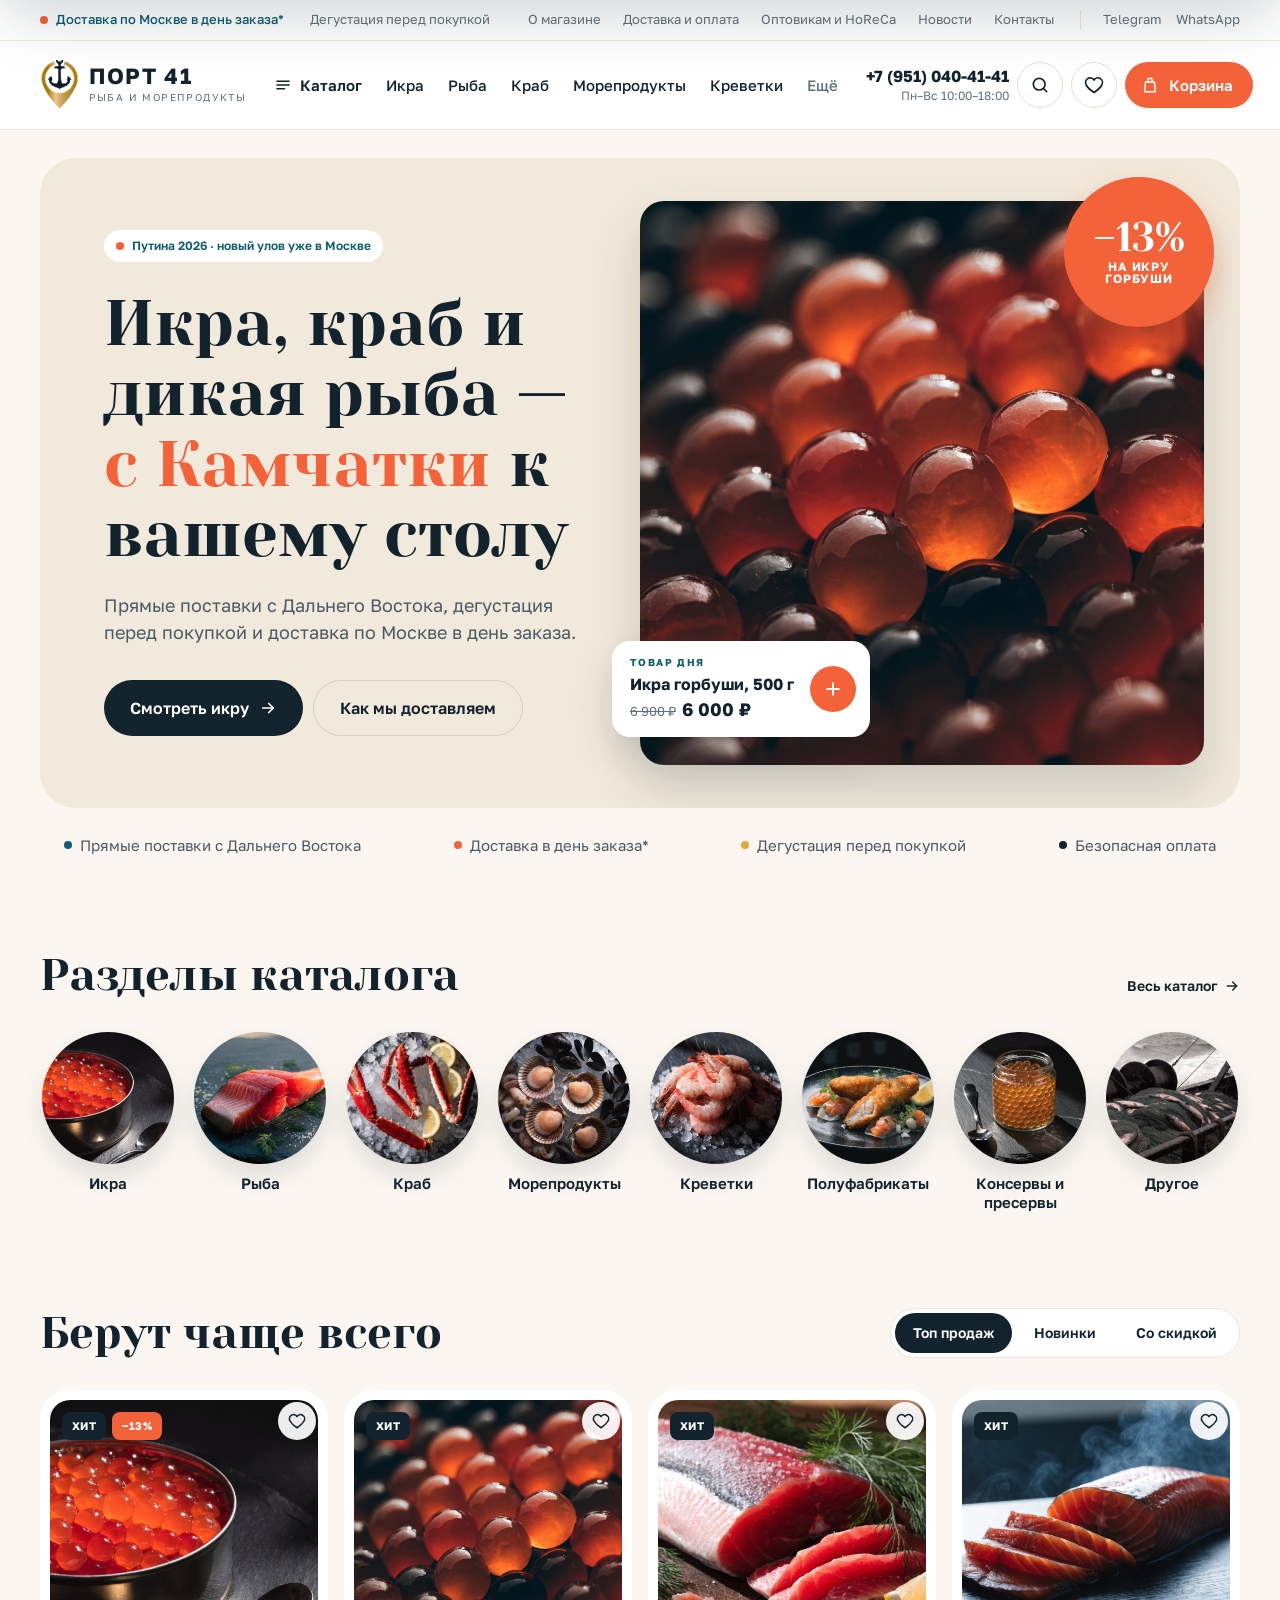
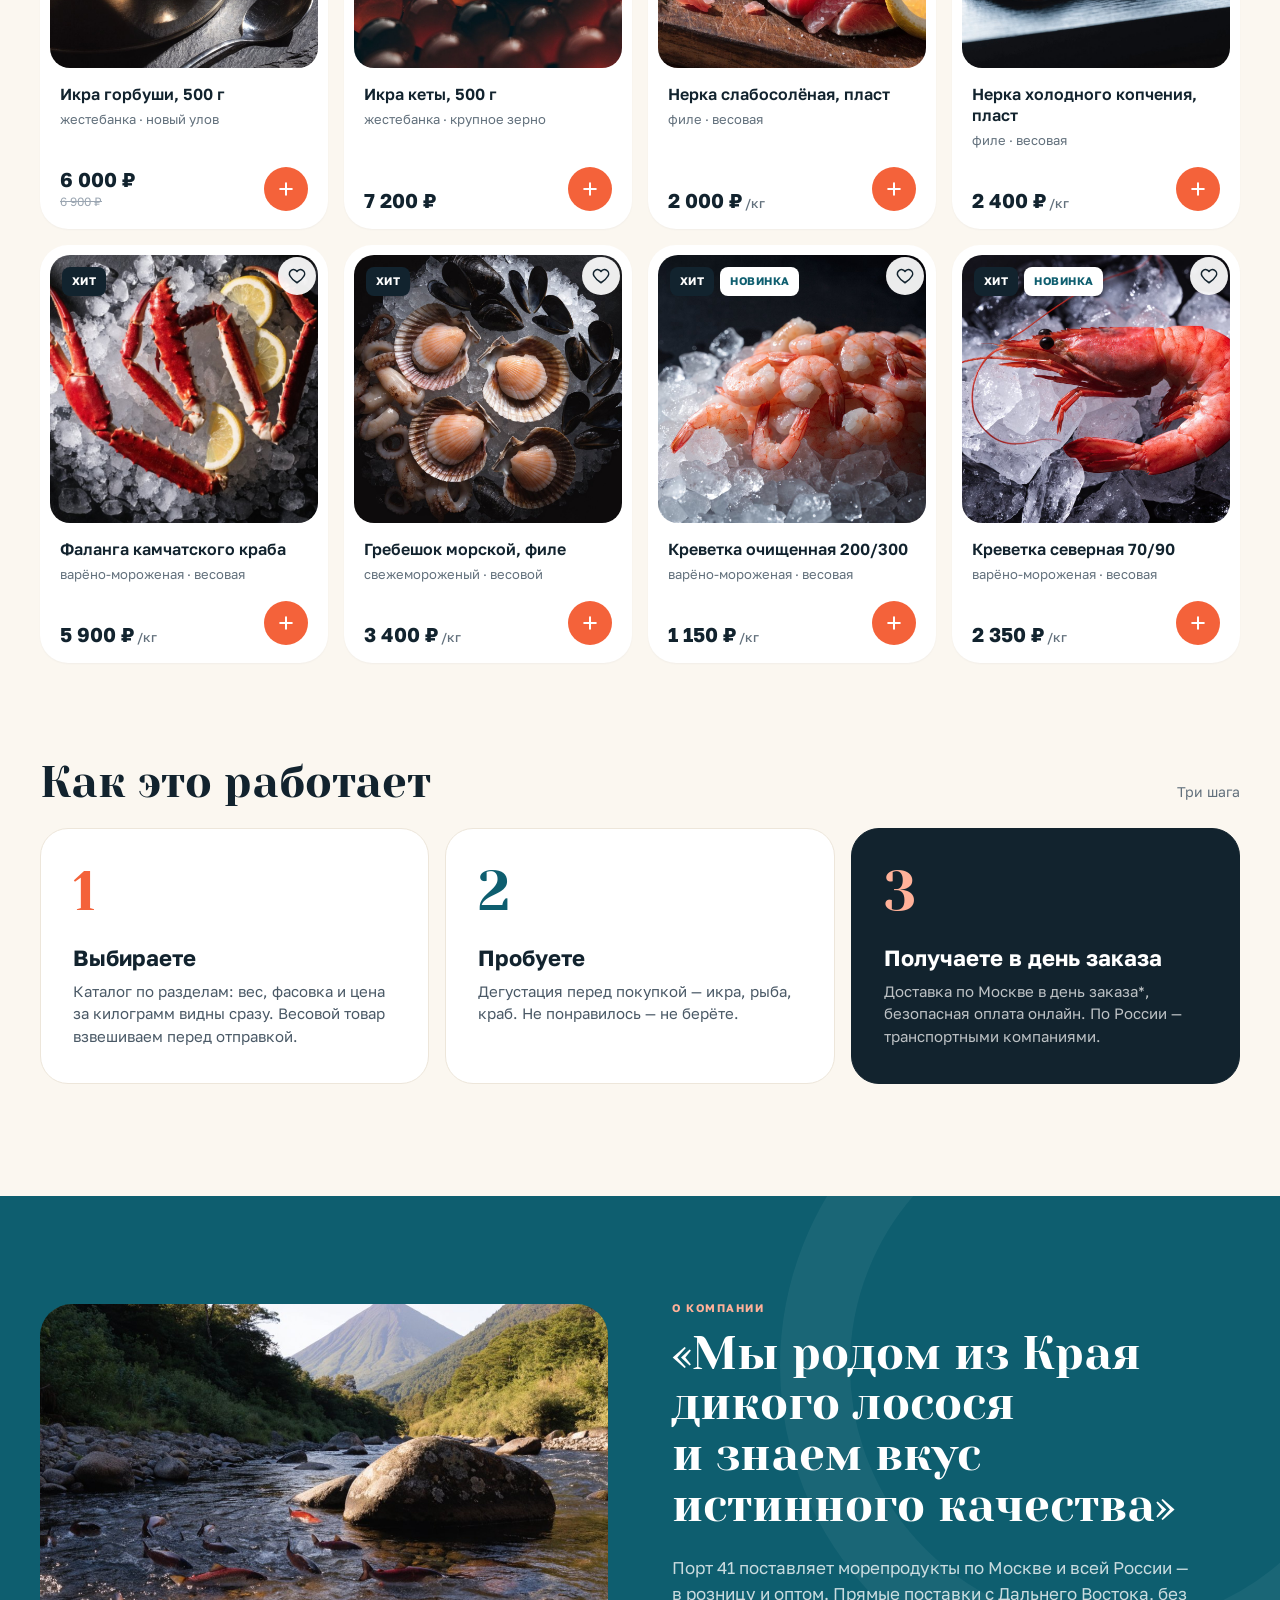
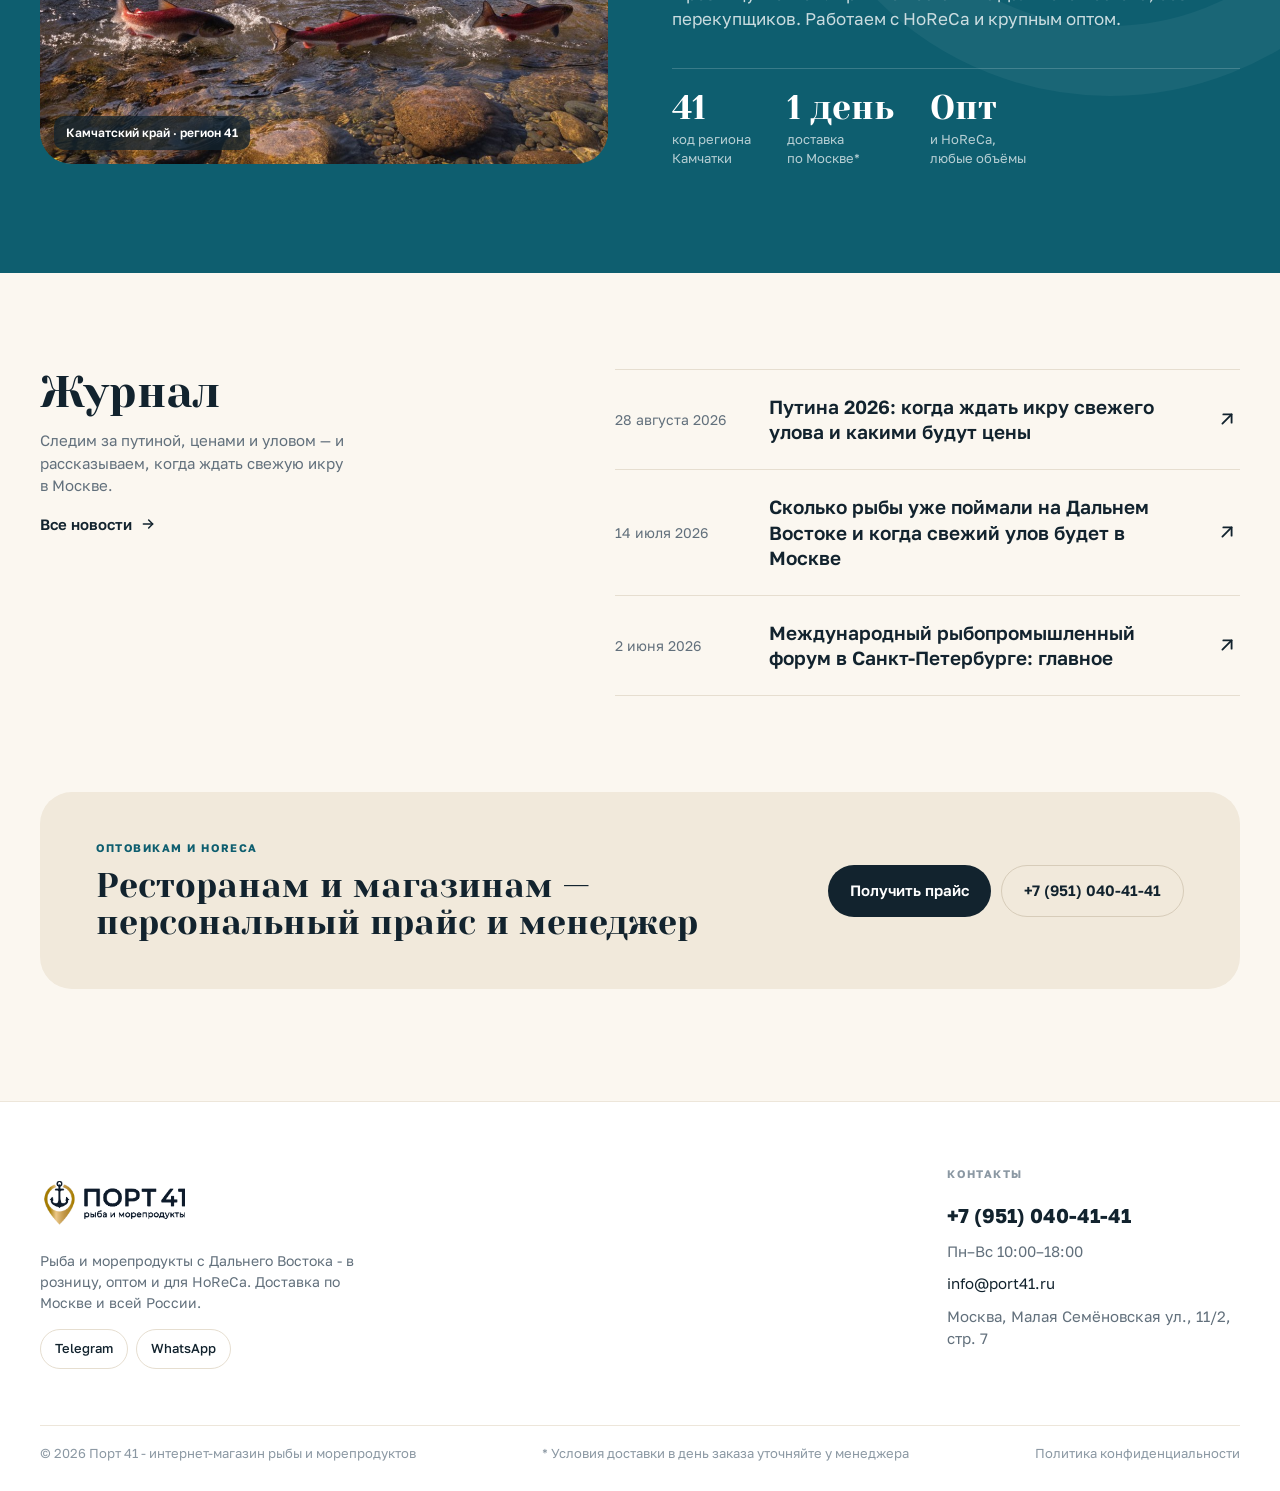
<file: index.html>
<!DOCTYPE html>
<html lang="ru">
<head>
<meta charset="utf-8">
<meta name="viewport" content="width=device-width,initial-scale=1,viewport-fit=cover">
<title>Порт 41 — икра, рыба и морепродукты с Камчатки. Доставка по Москве</title>
<meta name="description" content="Прямые поставки икры, дикой рыбы и краба с Дальнего Востока. Дегустация перед покупкой, доставка по Москве в день заказа.">
<meta name="theme-color" content="#FBF7F0">
<link rel="icon" href="assets/mark-on-light.png">
<link rel="preconnect" href="https://fonts.googleapis.com">
<link rel="preconnect" href="https://fonts.gstatic.com" crossorigin>
<link href="https://fonts.googleapis.com/css2?family=Yeseva+One&family=Golos+Text:wght@400;500;600;700&display=swap" rel="stylesheet">
<link rel="stylesheet" href="css/style.css">
</head>
<body data-page="home">
<main>

<section class="wrap hero">
  <div class="hero-card">
    <div class="hero-text">
      <span class="hero-pill rise"><i class="dot"></i>Путина 2026 · новый улов уже в Москве</span>
      <h1 class="rise" style="animation-delay:.08s">Икра, краб и дикая рыба — <em>с Камчатки</em> к вашему столу</h1>
      <p class="rise" style="animation-delay:.16s">Прямые поставки с Дальнего Востока, дегустация перед покупкой и доставка по Москве в день заказа.</p>
      <div class="hero-cta rise" style="animation-delay:.24s"><a class="btn" href="catalog.html?cat=ikra">Смотреть икру <svg viewBox="0 0 24 24" fill="none" stroke="currentColor" stroke-width="2.2" stroke-linecap="round" stroke-linejoin="round"><path d="M5 12h14"/><path d="M13 6l6 6-6 6"/></svg></a><a class="btn ghost" href="#steps">Как мы доставляем</a></div>
    </div>
    <div class="hero-media rise" style="animation-delay:.14s">
      <div class="hero-img"><img src="assets/img/hero-ikra.jpg" alt="Красная икра на льду" fetchpriority="high"></div>
      <div class="hero-sale"><b>−13%</b><span>на икру<br>горбуши</span></div>
      <div class="hero-deal"><div><div class="eyebrow">Товар дня</div><b>Икра горбуши, 500 г</b><div class="prices"><s>6 900 ₽</s><strong>6 000 ₽</strong></div></div><button class="add" data-hero-add aria-label="В корзину"><svg viewBox="0 0 24 24" fill="none" stroke="currentColor" stroke-width="2.4" stroke-linecap="round"><path d="M12 5v14"/><path d="M5 12h14"/></svg></button></div>
    </div>
  </div>
  <div class="usp scroll-x">
    <span><i style="background:#0E5E6F"></i>Прямые поставки с Дальнего Востока</span>
    <span><i style="background:#F4623A"></i>Доставка в день заказа*</span>
    <span><i style="background:#E0A93C"></i>Дегустация перед покупкой</span>
    <span><i style="background:#12232E"></i>Безопасная оплата</span>
  </div>
</section>

<section class="wrap sec" id="catalog">
  <div class="sec-head"><h2>Разделы каталога</h2><a class="more" href="catalog.html">Весь каталог <svg viewBox="0 0 24 24" fill="none" stroke="currentColor" stroke-width="2.2" stroke-linecap="round" stroke-linejoin="round"><path d="M5 12h14"/><path d="M13 6l6 6-6 6"/></svg></a></div>
  <div class="cats scroll-x" id="cats"></div>
</section>

<section class="wrap sec">
  <div class="sec-head" style="flex-wrap:wrap"><h2>Берут чаще всего</h2>
    <div class="tabs" id="hit-tabs"><button class="on" data-tab="hits">Топ продаж</button><button data-tab="new">Новинки</button><button data-tab="sale">Со скидкой</button></div>
  </div>
  <div class="grid" id="hits" data-live></div>
</section>

<section class="wrap sec" id="steps">
  <div class="sec-head" style="margin-bottom:0"><h2>Как это работает</h2><span class="mute" style="font-size:14px;padding-bottom:6px">Три шага</span></div>
  <div class="steps">
    <div class="step"><div class="n">1</div><b>Выбираете</b><p>Каталог по разделам: вес, фасовка и цена за килограмм видны сразу. Весовой товар взвешиваем перед отправкой.</p></div>
    <div class="step"><div class="n">2</div><b>Пробуете</b><p>Дегустация перед покупкой — икра, рыба, краб. Не понравилось — не берёте.</p></div>
    <div class="step dark"><div class="n">3</div><b>Получаете в день заказа</b><p>Доставка по Москве в день заказа*, безопасная оплата онлайн. По России — транспортными компаниями.</p></div>
  </div>
</section>

<section class="about">
  <div class="wrap">
    <div class="ph"><img src="assets/img/about.jpg" alt="Камчатка, путина" loading="lazy"><span>Камчатский край · регион 41</span></div>
    <div>
      <div class="eyebrow">О компании</div>
      <h2>«Мы родом из Края дикого лосося и знаем вкус истинного качества»</h2>
      <p>Порт 41 поставляет морепродукты по Москве и всей России — в розницу и оптом. Прямые поставки с Дальнего Востока, без перекупщиков. Работаем с HoReCa и крупным оптом.</p>
      <div class="stats"><div><b>41</b><span>код региона<br>Камчатки</span></div><div><b>1 день</b><span>доставка<br>по Москве*</span></div><div><b>Опт</b><span>и HoReCa,<br>любые объёмы</span></div></div>
    </div>
  </div>
</section>

<section class="wrap sec">
  <div class="journal">
    <div><h2>Журнал</h2><p class="mute" style="margin-top:12px;max-width:360px">Следим за путиной, ценами и уловом — и рассказываем, когда ждать свежую икру в Москве.</p><a class="link-arrow" href="news.html" style="margin-top:16px">Все новости <svg viewBox="0 0 24 24" fill="none" stroke="currentColor" stroke-width="2.2" stroke-linecap="round" stroke-linejoin="round"><path d="M5 12h14"/><path d="M13 6l6 6-6 6"/></svg></a></div>
    <div class="news-list" id="news"></div>
  </div>
</section>

<section class="wrap sec">
  <div class="wh-card">
    <div><div class="eyebrow">Оптовикам и HoReCa</div><h3>Ресторанам и магазинам — персональный прайс и менеджер</h3></div>
    <div class="acts"><a class="btn" href="wholesale.html">Получить прайс</a><a class="btn ghost" href="tel:+79510404141">+7 (951) 040-41-41</a></div>
  </div>
</section>
</main>
<script src="js/data.js"></script>
<script src="js/app.js"></script>
</body>
</html>
</file>
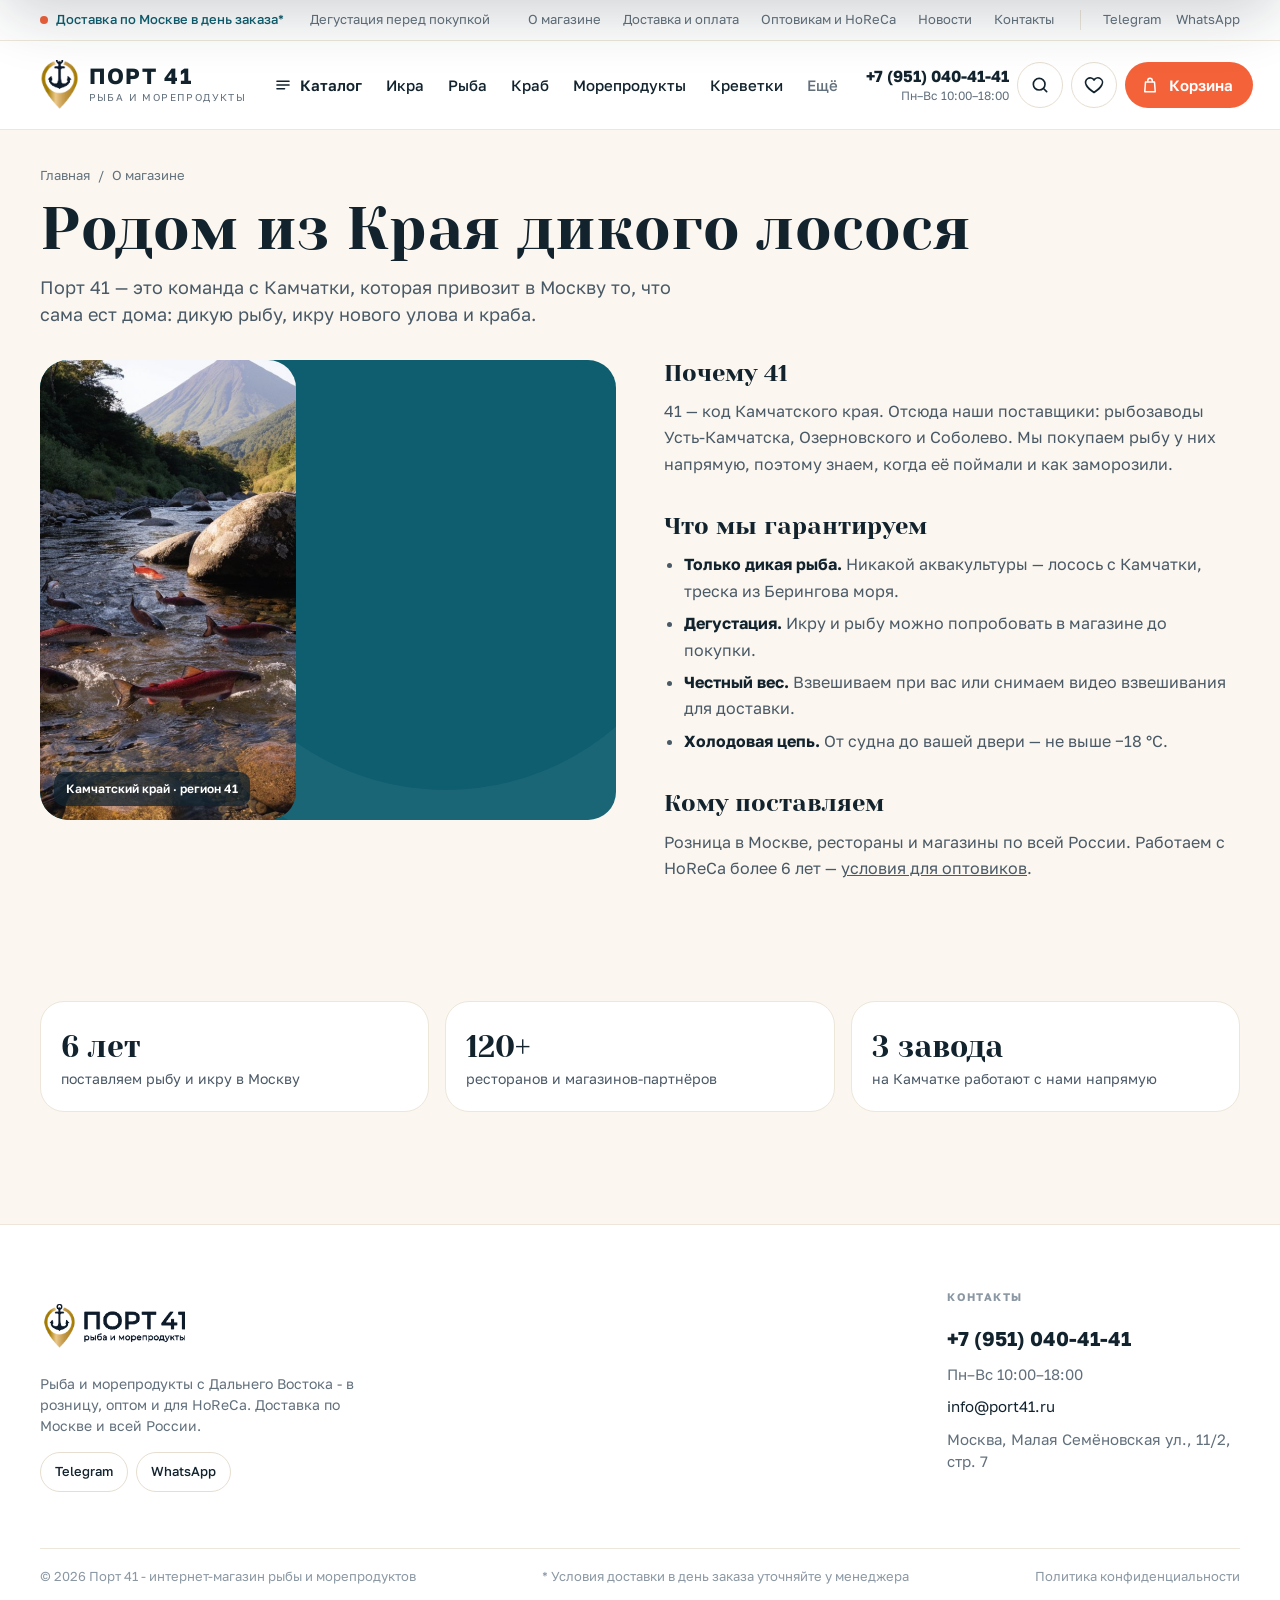
<file: about.html>
<!DOCTYPE html>
<html lang="ru">
<head>
<meta charset="utf-8">
<meta name="viewport" content="width=device-width,initial-scale=1,viewport-fit=cover">
<title>О магазине — Порт 41</title>
<meta name="description" content="Порт 41 — рыба и морепродукты с Камчатки в Москве. Прямые поставки, без перекупщиков.">
<meta name="theme-color" content="#FBF7F0">
<link rel="icon" href="assets/mark-on-light.png">
<link rel="preconnect" href="https://fonts.googleapis.com">
<link rel="preconnect" href="https://fonts.gstatic.com" crossorigin>
<link href="https://fonts.googleapis.com/css2?family=Yeseva+One&family=Golos+Text:wght@400;500;600;700&display=swap" rel="stylesheet">
<link rel="stylesheet" href="css/style.css">
</head>
<body data-page="about">
<main>

<section class="wrap page-head"><div class="crumbs"><a href="index.html">Главная</a><span>/</span><span>О магазине</span></div><h1>Родом из Края дикого лосося</h1><p class="lead">Порт 41 — это команда с Камчатки, которая привозит в Москву то, что сама ест дома: дикую рыбу, икру нового улова и краба.</p></section>
<section class="wrap two-col">
  <div class="about" style="margin:0;border-radius:28px"><div class="wrap" style="padding:0"><div class="ph" style="border-radius:28px"><img src="assets/img/about.jpg" alt="Камчатка"><span>Камчатский край · регион 41</span></div></div></div>
  <div class="prose">
    <h2 style="margin-top:0">Почему 41</h2><p>41 — код Камчатского края. Отсюда наши поставщики: рыбозаводы Усть-Камчатска, Озерновского и Соболево. Мы покупаем рыбу у них напрямую, поэтому знаем, когда её поймали и как заморозили.</p>
    <h2>Что мы гарантируем</h2>
    <ul><li><strong>Только дикая рыба.</strong> Никакой аквакультуры — лосось с Камчатки, треска из Берингова моря.</li><li><strong>Дегустация.</strong> Икру и рыбу можно попробовать в магазине до покупки.</li><li><strong>Честный вес.</strong> Взвешиваем при вас или снимаем видео взвешивания для доставки.</li><li><strong>Холодовая цепь.</strong> От судна до вашей двери — не выше −18 °C.</li></ul>
    <h2>Кому поставляем</h2><p>Розница в Москве, рестораны и магазины по всей России. Работаем с HoReCa более 6 лет — <a href="wholesale.html" style="text-decoration:underline">условия для оптовиков</a>.</p>
  </div>
</section>
<section class="wrap sec"><div class="info-cards"><div class="info-card"><div class="big">6 лет</div><p>поставляем рыбу и икру в Москву</p></div><div class="info-card"><div class="big">120+</div><p>ресторанов и магазинов-партнёров</p></div><div class="info-card"><div class="big">3 завода</div><p>на Камчатке работают с нами напрямую</p></div></div></section>
</main>
<script src="js/data.js"></script>
<script src="js/app.js"></script>
</body>
</html>
</file>
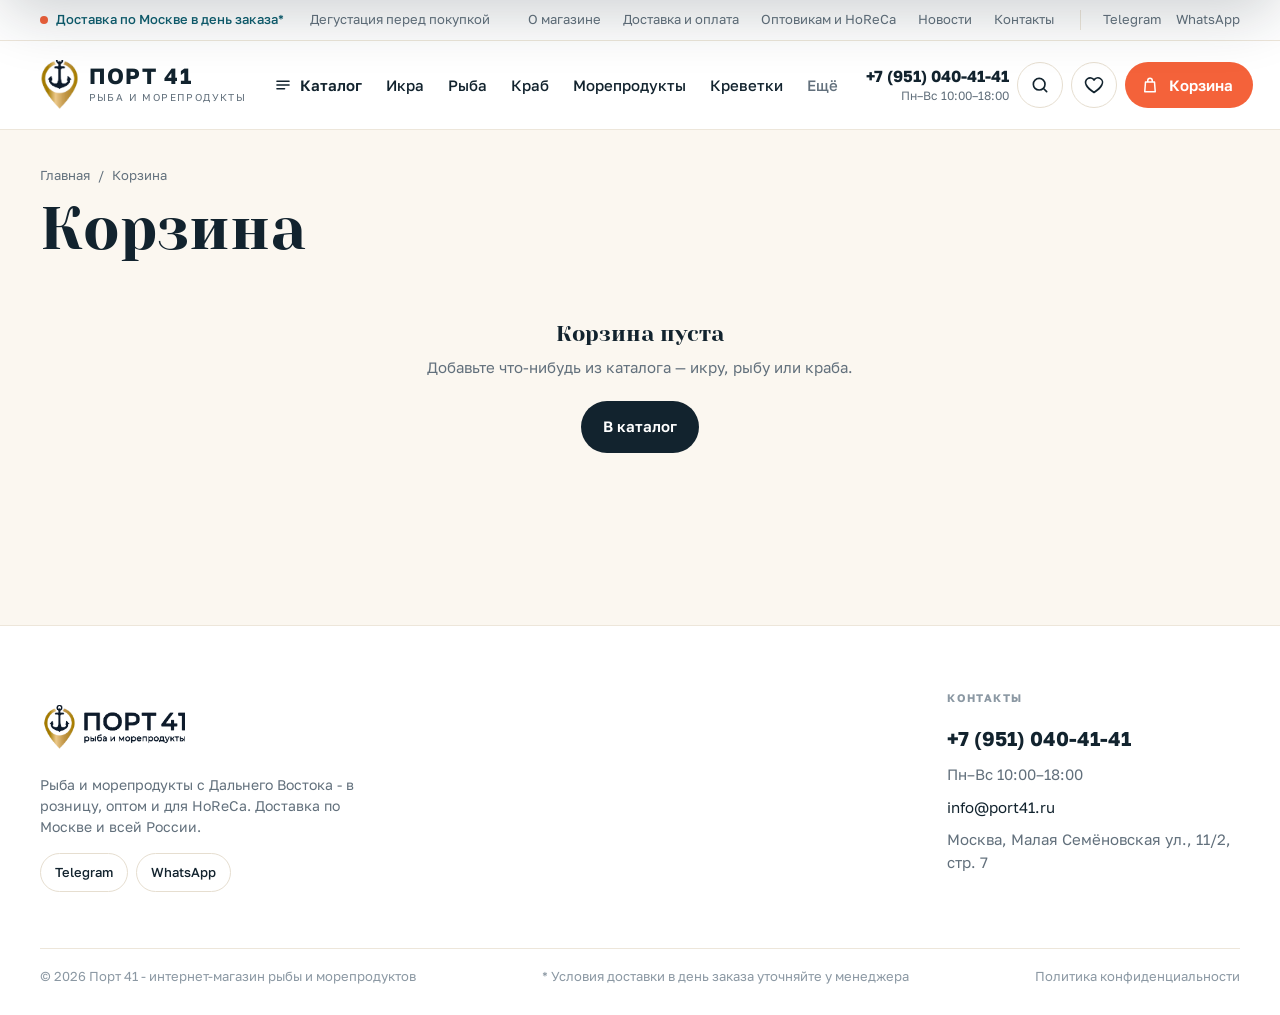
<file: cart.html>
<!DOCTYPE html>
<html lang="ru">
<head>
<meta charset="utf-8">
<meta name="viewport" content="width=device-width,initial-scale=1,viewport-fit=cover">
<title>Корзина — Порт 41</title>
<meta name="description" content="Оформление заказа — Порт 41">
<meta name="theme-color" content="#FBF7F0">
<link rel="icon" href="assets/mark-on-light.png">
<link rel="preconnect" href="https://fonts.googleapis.com">
<link rel="preconnect" href="https://fonts.gstatic.com" crossorigin>
<link href="https://fonts.googleapis.com/css2?family=Yeseva+One&family=Golos+Text:wght@400;500;600;700&display=swap" rel="stylesheet">
<link rel="stylesheet" href="css/style.css">
</head>
<body data-page="cart">
<main>

<section class="wrap page-head">
  <div class="crumbs"><a href="index.html">Главная</a><span>/</span><span>Корзина</span></div>
  <h1>Корзина</h1>
</section>
<section class="wrap" id="cart-wrap">
  <div class="empty-state hidden" id="cart-empty"><h3>Корзина пуста</h3>Добавьте что-нибудь из каталога — икру, рыбу или краба.<br><br><a class="btn" href="catalog.html">В каталог</a></div>
  <div class="cart-page" id="cart-page">
    <div>
      <div class="cart-list" id="cart-list"></div>
      <form class="form" id="order" novalidate>
        <h3>Получатель</h3>
        <div class="field"><label for="f-name">Имя</label><input id="f-name" name="name_" placeholder="Как к вам обращаться" autocomplete="name"></div>
        <div class="field"><label for="f-phone">Телефон</label><input id="f-phone" name="phone" type="tel" placeholder="+7 (___) ___-__-__" autocomplete="tel" inputmode="tel"></div>
        <h3>Доставка</h3>
        <div class="radios">
          <label><input type="radio" name="delivery" value="courier" checked><span>Курьером по Москве<small>Сегодня при заказе до 14:00*</small></span><span class="r-price">490 ₽</span></label>
          <label><input type="radio" name="delivery" value="pickup"><span>Самовывоз<small>Малая Семёновская 11/2, стр. 7 · 10:00–18:00</small></span><span class="r-price">0 ₽</span></label>
          <label><input type="radio" name="delivery" value="russia"><span>По России<small>Транспортной компанией, 2–5 дней</small></span><span class="r-price">по расчёту</span></label>
        </div>
        <div class="field"><label for="f-addr">Адрес</label><input id="f-addr" name="address" placeholder="Улица, дом, квартира" autocomplete="street-address"></div>
        <h3>Оплата</h3>
        <div class="radios">
          <label><input type="radio" name="pay" value="online" checked><span>Онлайн картой<small>Ссылка на оплату придёт в SMS</small></span></label>
          <label><input type="radio" name="pay" value="cash"><span>При получении<small>Наличными или картой курьеру</small></span></label>
        </div>
        <div class="field"><label for="f-comment">Комментарий</label><textarea id="f-comment" name="comment" placeholder="Домофон, удобное время, пожелания по весу"></textarea></div>
        <button class="btn coral block" type="submit" style="height:56px">Оформить заказ</button>
        <p class="consent">Нажимая кнопку, вы соглашаетесь с <a href="#" style="text-decoration:underline">политикой конфиденциальности</a>. Менеджер перезвонит для подтверждения веса и времени.</p>
      </form>
    </div>
    <div class="summary" id="summary"></div>
  </div>
</section>
</main>
<script src="js/data.js"></script>
<script src="js/app.js"></script>
</body>
</html>
</file>
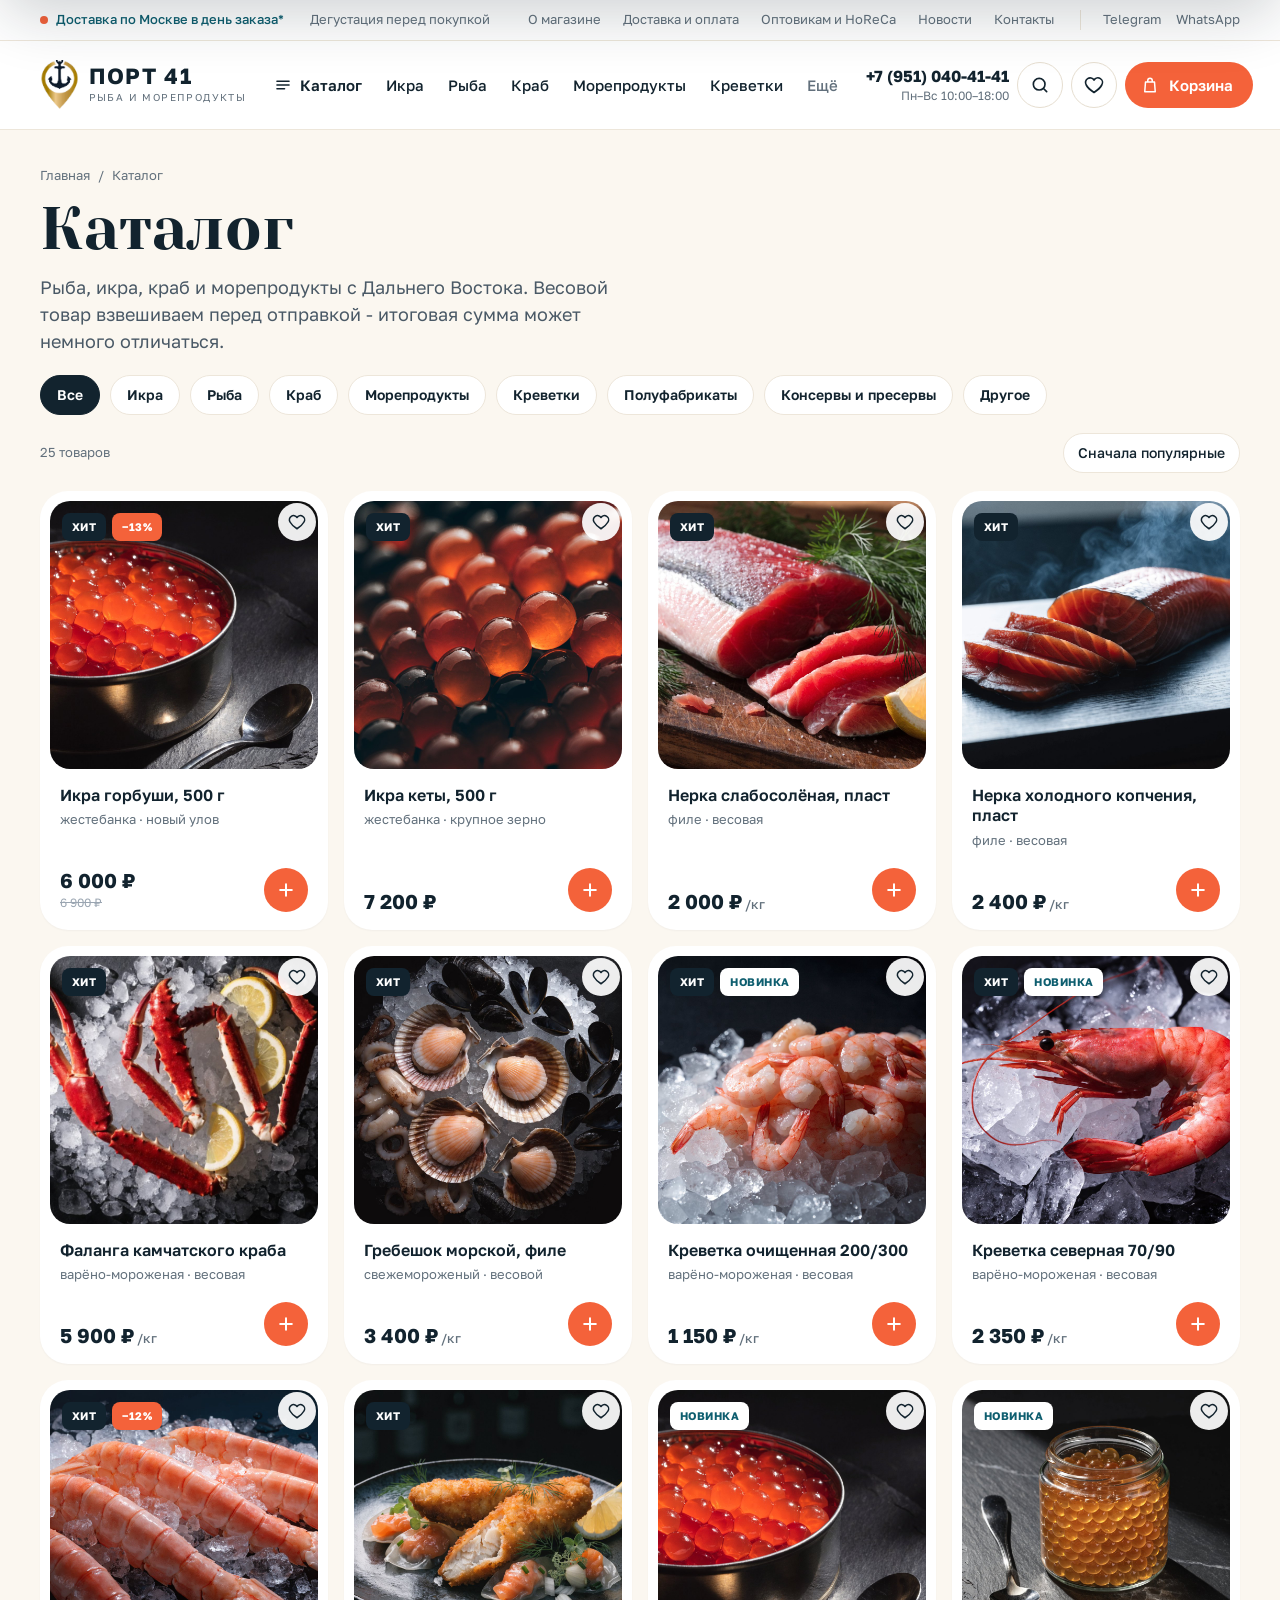
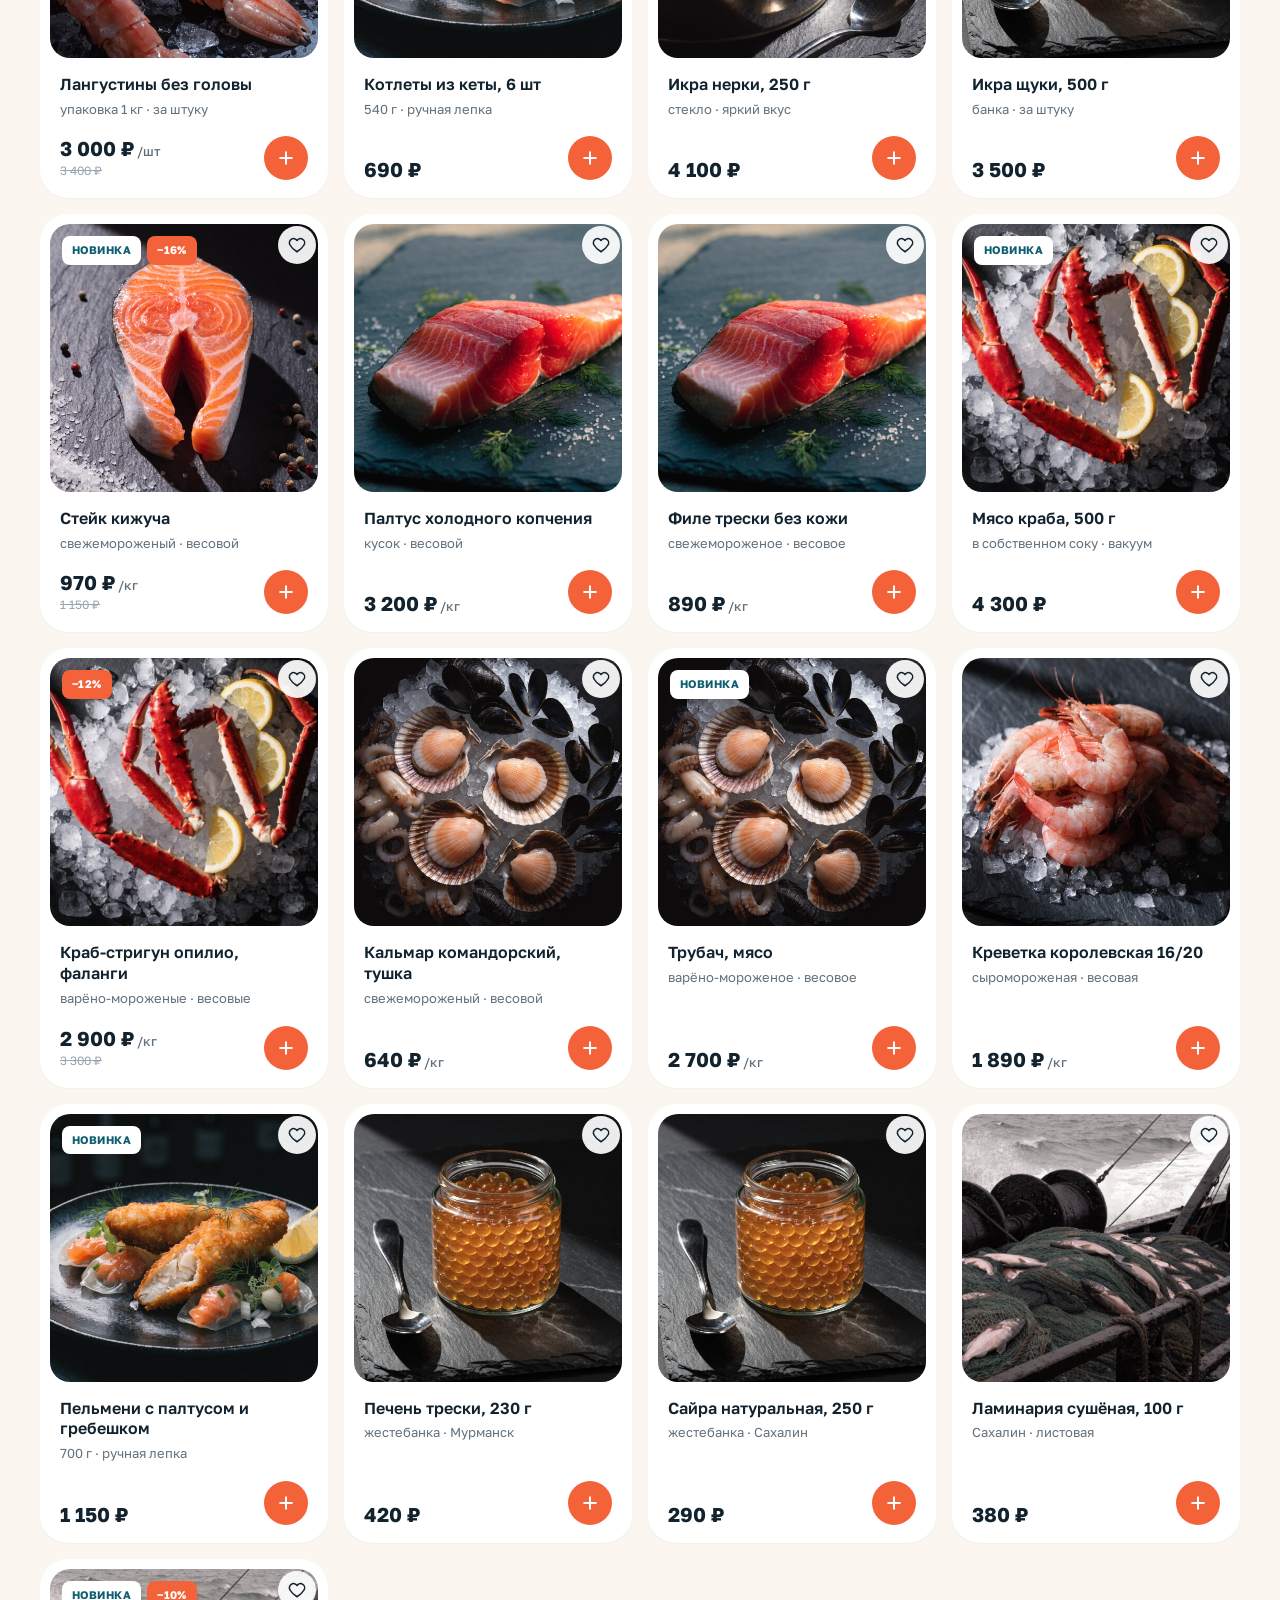
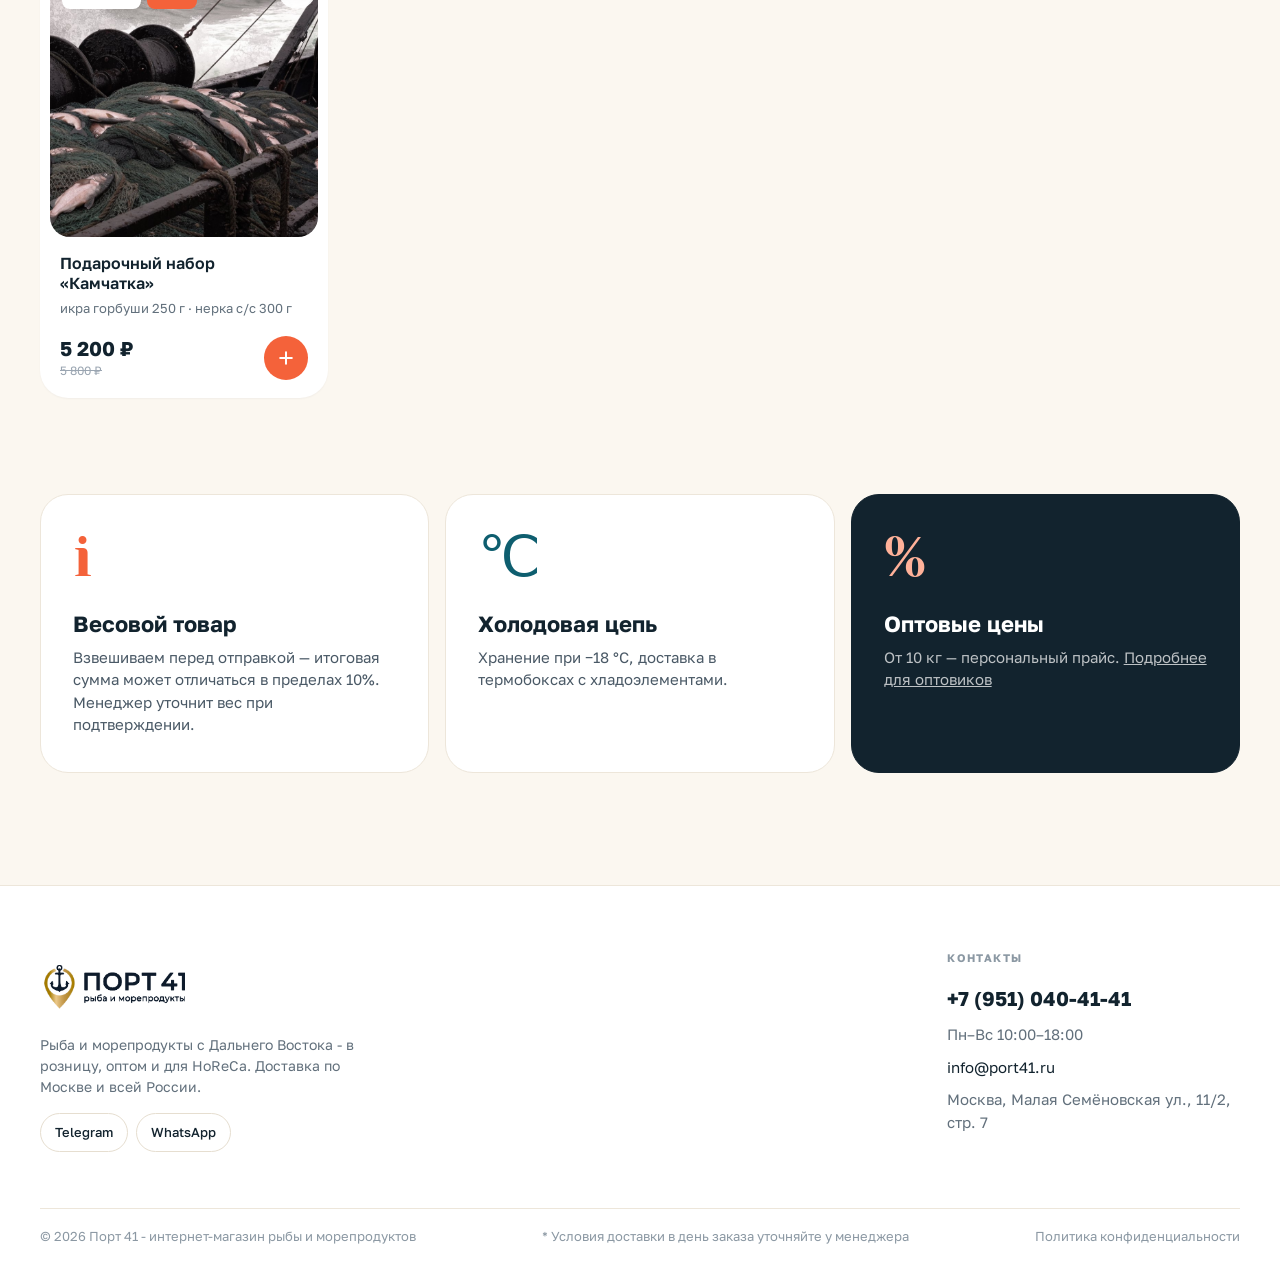
<file: catalog.html>
<!DOCTYPE html>
<html lang="ru">
<head>
<meta charset="utf-8">
<meta name="viewport" content="width=device-width,initial-scale=1,viewport-fit=cover">
<title>Каталог — Порт 41</title>
<meta name="description" content="Икра, рыба, краб, креветки и морепродукты с Дальнего Востока. Цены за кг и упаковку.">
<meta name="theme-color" content="#FBF7F0">
<link rel="icon" href="assets/mark-on-light.png">
<link rel="preconnect" href="https://fonts.googleapis.com">
<link rel="preconnect" href="https://fonts.gstatic.com" crossorigin>
<link href="https://fonts.googleapis.com/css2?family=Yeseva+One&family=Golos+Text:wght@400;500;600;700&display=swap" rel="stylesheet">
<link rel="stylesheet" href="css/style.css">
</head>
<body data-page="catalog">
<main>

<section class="wrap page-head">
  <div class="crumbs"><a href="index.html">Главная</a><span>/</span><span>Каталог</span></div>
  <h1 id="cat-title">Каталог</h1>
  <p class="lead" id="cat-lead"></p>
  <div class="scroll-x" id="chips" style="margin-top:20px"></div>
  <div class="toolbar"><span class="count" id="count"></span>
    <label><span class="vh">Сортировка</span><select class="sort" id="sort"><option value="pop">Сначала популярные</option><option value="new">Сначала новинки</option><option value="asc">Дешевле</option><option value="desc">Дороже</option></select></label></div>
</section>
<section class="wrap" style="margin-top:18px"><div class="grid" id="grid" data-live></div></section>
<section class="wrap sec">
  <div class="steps" style="margin-top:0">
    <div class="step"><div class="n">i</div><b>Весовой товар</b><p>Взвешиваем перед отправкой — итоговая сумма может отличаться в пределах 10%. Менеджер уточнит вес при подтверждении.</p></div>
    <div class="step"><div class="n">℃</div><b>Холодовая цепь</b><p>Хранение при −18 °C, доставка в термобоксах с хладоэлементами.</p></div>
    <div class="step dark"><div class="n">%</div><b>Оптовые цены</b><p>От 10 кг — персональный прайс. <a href="wholesale.html" style="text-decoration:underline">Подробнее для оптовиков</a></p></div>
  </div>
</section>
</main>
<script src="js/data.js"></script>
<script src="js/app.js"></script>
</body>
</html>
</file>
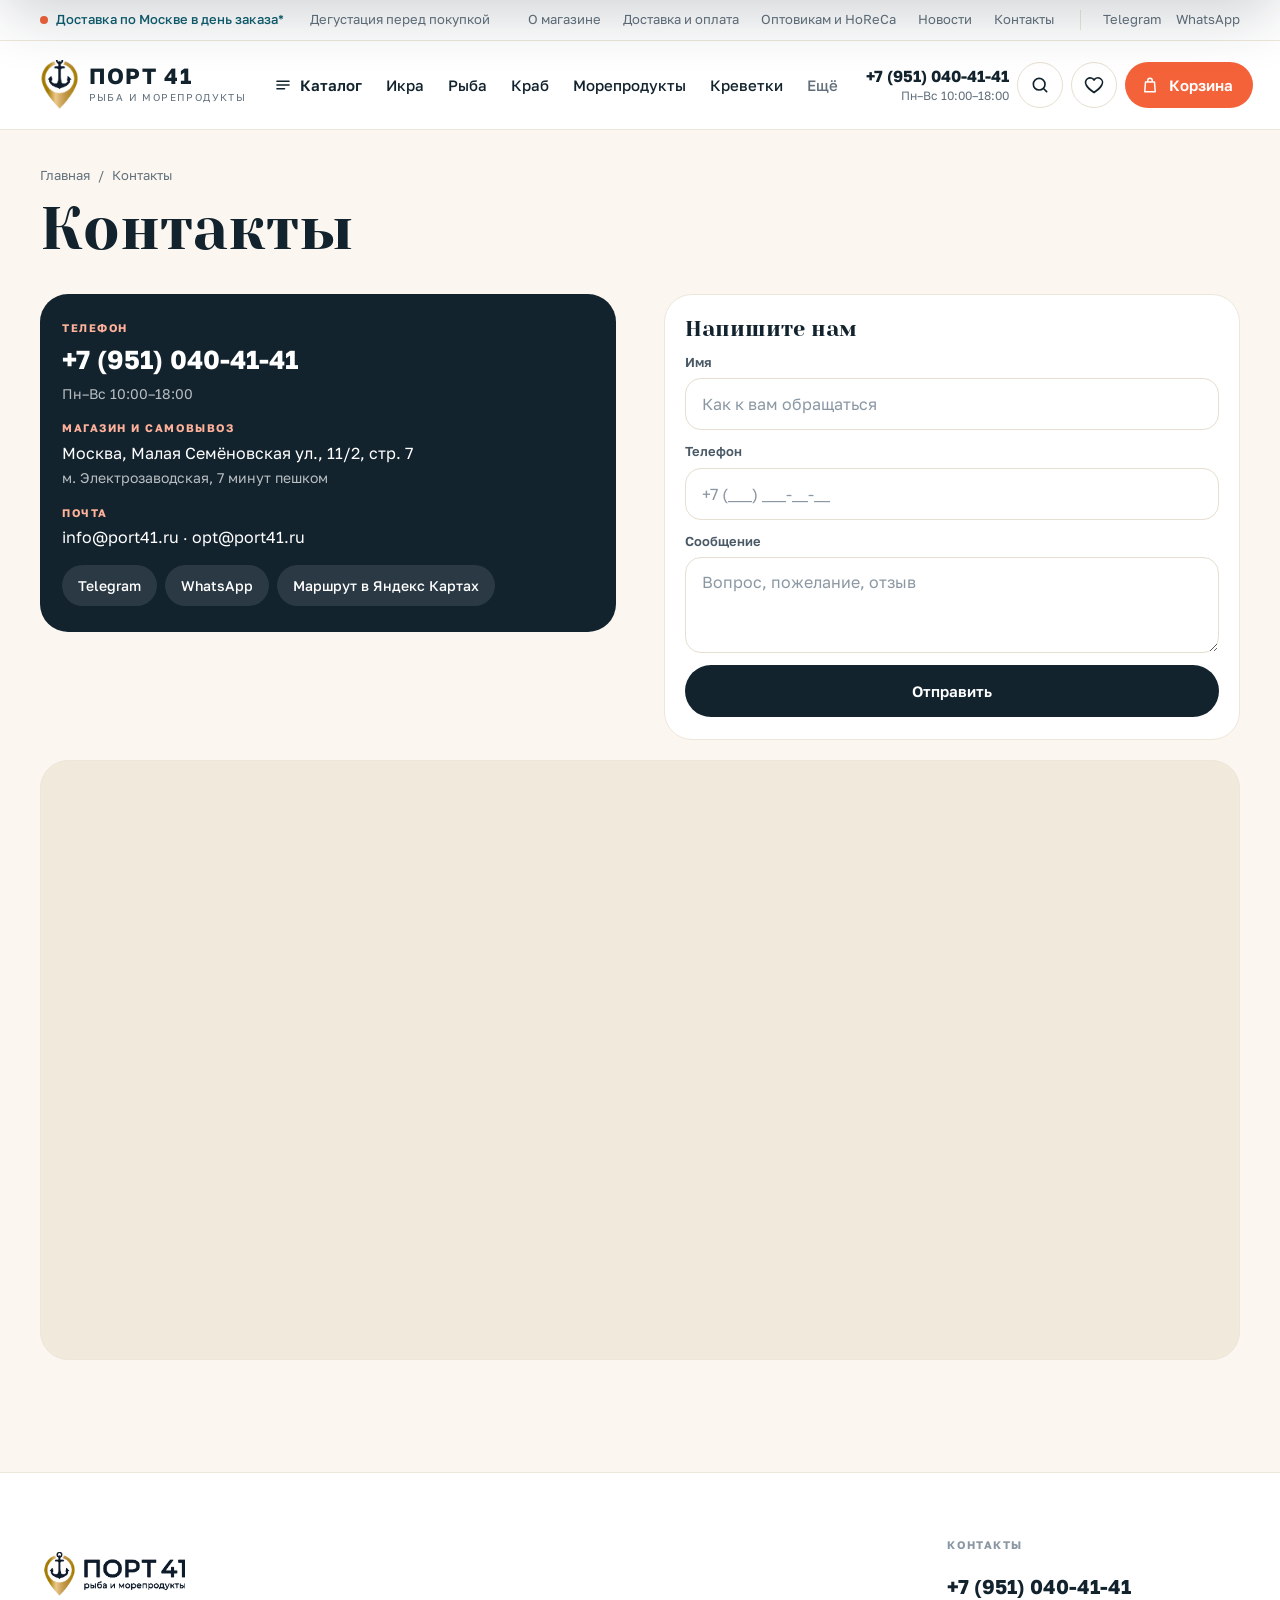
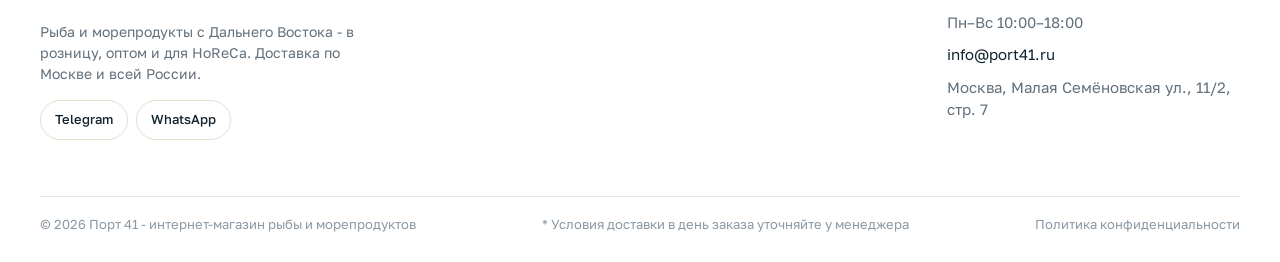
<file: contacts.html>
<!DOCTYPE html>
<html lang="ru">
<head>
<meta charset="utf-8">
<meta name="viewport" content="width=device-width,initial-scale=1,viewport-fit=cover">
<title>Контакты — Порт 41</title>
<meta name="description" content="Магазин Порт 41 в Москве: адрес, телефон, часы работы.">
<meta name="theme-color" content="#FBF7F0">
<link rel="icon" href="assets/mark-on-light.png">
<link rel="preconnect" href="https://fonts.googleapis.com">
<link rel="preconnect" href="https://fonts.gstatic.com" crossorigin>
<link href="https://fonts.googleapis.com/css2?family=Yeseva+One&family=Golos+Text:wght@400;500;600;700&display=swap" rel="stylesheet">
<link rel="stylesheet" href="css/style.css">
</head>
<body data-page="contacts">
<main>

<section class="wrap page-head"><div class="crumbs"><a href="index.html">Главная</a><span>/</span><span>Контакты</span></div><h1>Контакты</h1></section>
<section class="wrap two-col">
  <div class="contact-card">
    <div><div class="lbl">Телефон</div><a class="tel" href="tel:+79510404141">+7 (951) 040-41-41</a><div style="color:rgba(255,255,255,.7);font-size:14px;margin-top:4px">Пн–Вс 10:00–18:00</div></div>
    <div><div class="lbl">Магазин и самовывоз</div><div style="font-size:16px">Москва, Малая Семёновская ул., 11/2, стр. 7<br><span style="color:rgba(255,255,255,.7);font-size:14px">м. Электрозаводская, 7 минут пешком</span></div></div>
    <div><div class="lbl">Почта</div><a href="mailto:info@port41.ru" style="font-size:16px">info@port41.ru</a> · <a href="mailto:opt@port41.ru" style="font-size:16px">opt@port41.ru</a></div>
    <div class="soc"><a href="https://t.me/port41" target="_blank" rel="noopener">Telegram</a><a href="https://wa.me/79510404141" target="_blank" rel="noopener">WhatsApp</a><a href="https://yandex.ru/maps/?text=Москва, Малая Семёновская 11/2 стр 7" target="_blank" rel="noopener">Маршрут в Яндекс Картах</a></div>
  </div>
  <form class="form card-box" data-lead style="padding:22px 20px;margin-top:0">
    <h3 style="margin-top:0">Напишите нам</h3>
    <div class="field"><label>Имя</label><input name="name_" placeholder="Как к вам обращаться"></div>
    <div class="field"><label>Телефон</label><input name="phone" type="tel" placeholder="+7 (___) ___-__-__" inputmode="tel"></div>
    <div class="field"><label>Сообщение</label><textarea name="comment" placeholder="Вопрос, пожелание, отзыв"></textarea></div>
    <button class="btn block" type="submit">Отправить</button>
  </form>
</section>
<section class="wrap"><div class="map"><iframe src="https://yandex.ru/map-widget/v1/?text=Москва, Малая Семёновская улица 11/2 стр 7&z=16" title="Карта" loading="lazy"></iframe></div></section>
</main>
<script src="js/data.js"></script>
<script src="js/app.js"></script>
</body>
</html>
</file>
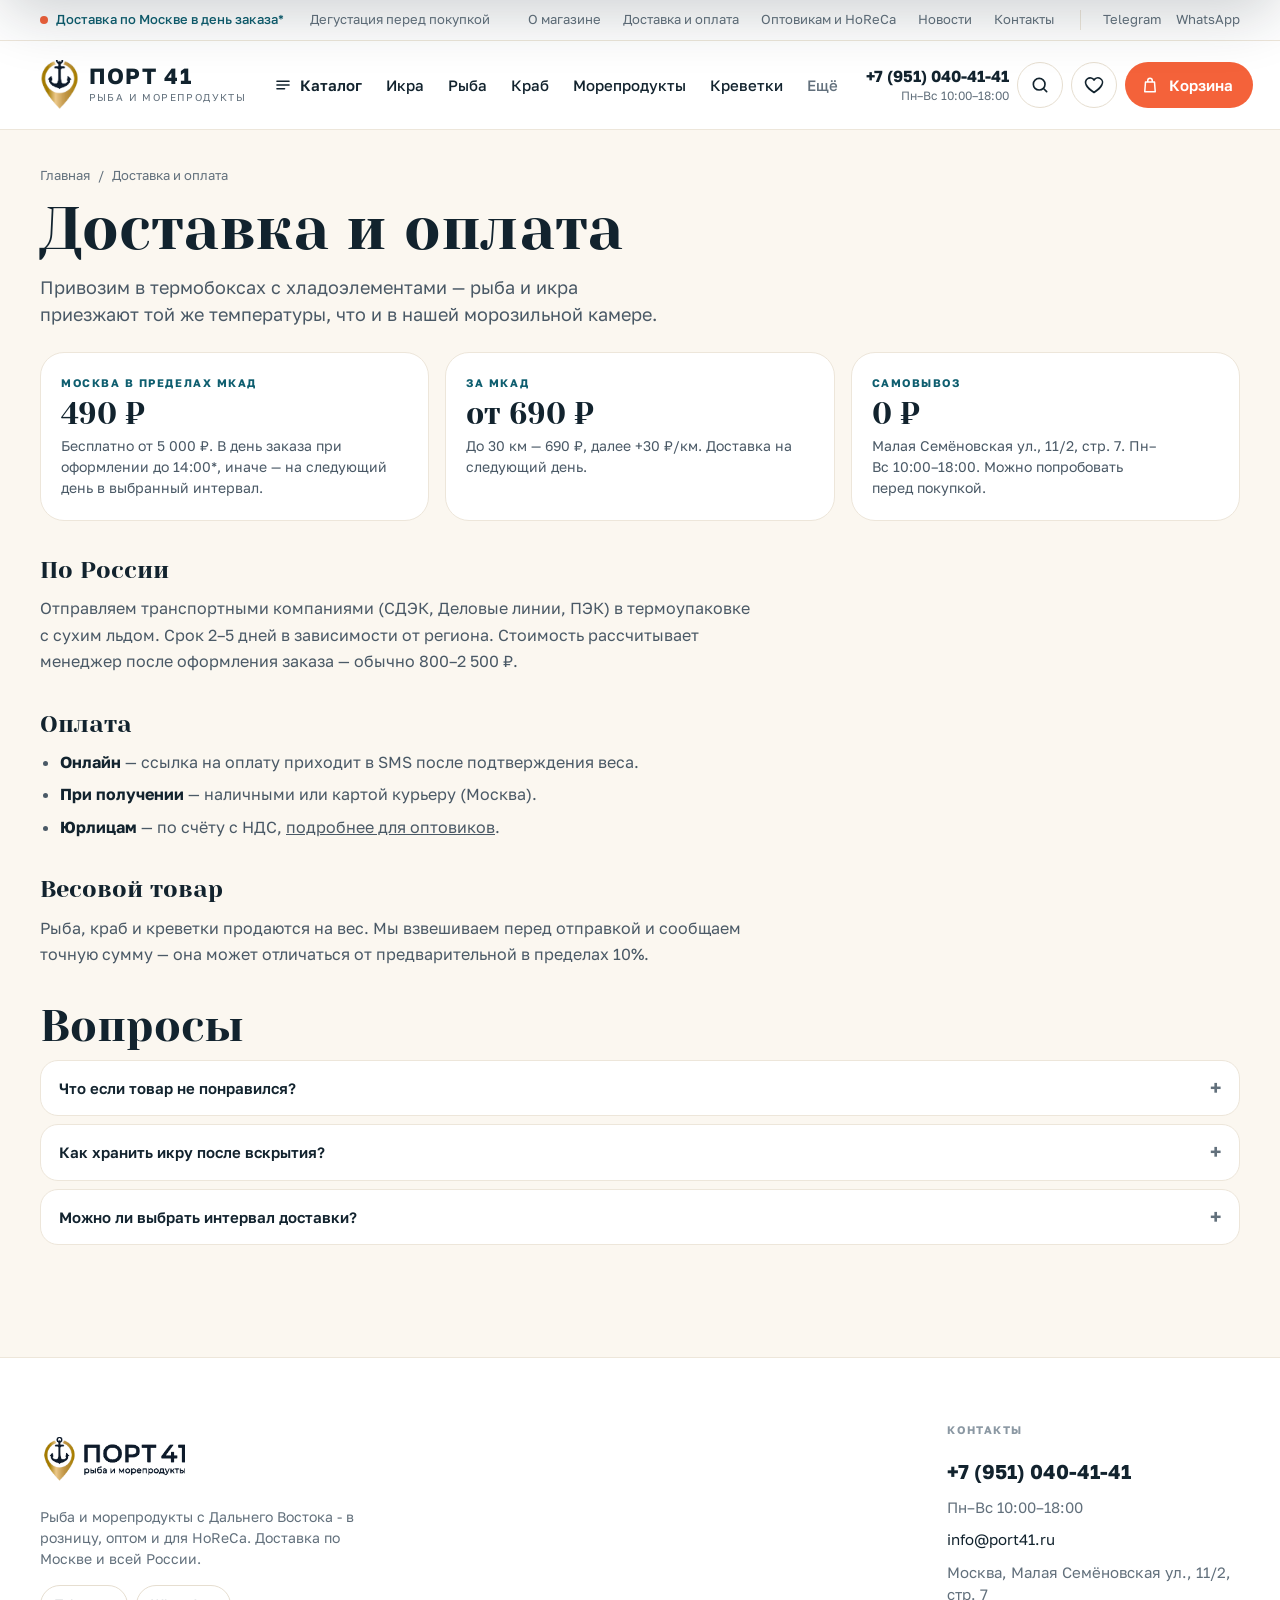
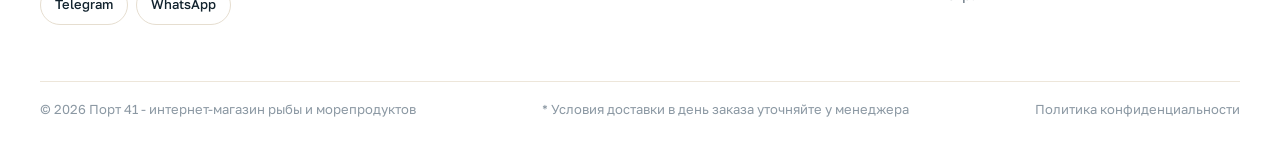
<file: delivery.html>
<!DOCTYPE html>
<html lang="ru">
<head>
<meta charset="utf-8">
<meta name="viewport" content="width=device-width,initial-scale=1,viewport-fit=cover">
<title>Доставка и оплата — Порт 41</title>
<meta name="description" content="Условия доставки по Москве и России, способы оплаты.">
<meta name="theme-color" content="#FBF7F0">
<link rel="icon" href="assets/mark-on-light.png">
<link rel="preconnect" href="https://fonts.googleapis.com">
<link rel="preconnect" href="https://fonts.gstatic.com" crossorigin>
<link href="https://fonts.googleapis.com/css2?family=Yeseva+One&family=Golos+Text:wght@400;500;600;700&display=swap" rel="stylesheet">
<link rel="stylesheet" href="css/style.css">
</head>
<body data-page="delivery">
<main>

<section class="wrap page-head"><div class="crumbs"><a href="index.html">Главная</a><span>/</span><span>Доставка и оплата</span></div><h1>Доставка и оплата</h1><p class="lead">Привозим в термобоксах с хладоэлементами — рыба и икра приезжают той же температуры, что и в нашей морозильной камере.</p></section>
<section class="wrap">
  <div class="info-cards">
    <div class="info-card"><div class="eyebrow">Москва в пределах МКАД</div><div class="big">490 ₽</div><p>Бесплатно от 5 000 ₽. В день заказа при оформлении до 14:00*, иначе — на следующий день в выбранный интервал.</p></div>
    <div class="info-card"><div class="eyebrow">За МКАД</div><div class="big">от 690 ₽</div><p>До 30 км — 690 ₽, далее +30 ₽/км. Доставка на следующий день.</p></div>
    <div class="info-card"><div class="eyebrow">Самовывоз</div><div class="big">0 ₽</div><p>Малая Семёновская ул., 11/2, стр. 7. Пн–Вс 10:00–18:00. Можно попробовать перед покупкой.</p></div>
  </div>
  <div class="prose">
    <h2>По России</h2>
    <p>Отправляем транспортными компаниями (СДЭК, Деловые линии, ПЭК) в термоупаковке с сухим льдом. Срок 2–5 дней в зависимости от региона. Стоимость рассчитывает менеджер после оформления заказа — обычно 800–2 500 ₽.</p>
    <h2>Оплата</h2>
    <ul><li><strong>Онлайн</strong> — ссылка на оплату приходит в SMS после подтверждения веса.</li><li><strong>При получении</strong> — наличными или картой курьеру (Москва).</li><li><strong>Юрлицам</strong> — по счёту с НДС, <a href="wholesale.html" style="text-decoration:underline">подробнее для оптовиков</a>.</li></ul>
    <h2>Весовой товар</h2>
    <p>Рыба, краб и креветки продаются на вес. Мы взвешиваем перед отправкой и сообщаем точную сумму — она может отличаться от предварительной в пределах 10%.</p>
  </div>
  <div class="faq sec" style="padding-top:36px"><h2>Вопросы</h2>
    <details><summary>Что если товар не понравился?</summary><p>Заберём обратно при передаче курьеру и вернём деньги. Если распробовали дома — свяжитесь с нами в течение суток, разберёмся.</p></details>
    <details><summary>Как хранить икру после вскрытия?</summary><p>В холодильнике при 0…+4 °C не дольше 3 суток в стеклянной посуде под плёнкой. Не замораживать повторно.</p></details>
    <details><summary>Можно ли выбрать интервал доставки?</summary><p>Да: 10:00–14:00, 14:00–18:00 или 18:00–22:00. Укажите в комментарии к заказу.</p></details>
  </div>
</section>
</main>
<script src="js/data.js"></script>
<script src="js/app.js"></script>
</body>
</html>
</file>
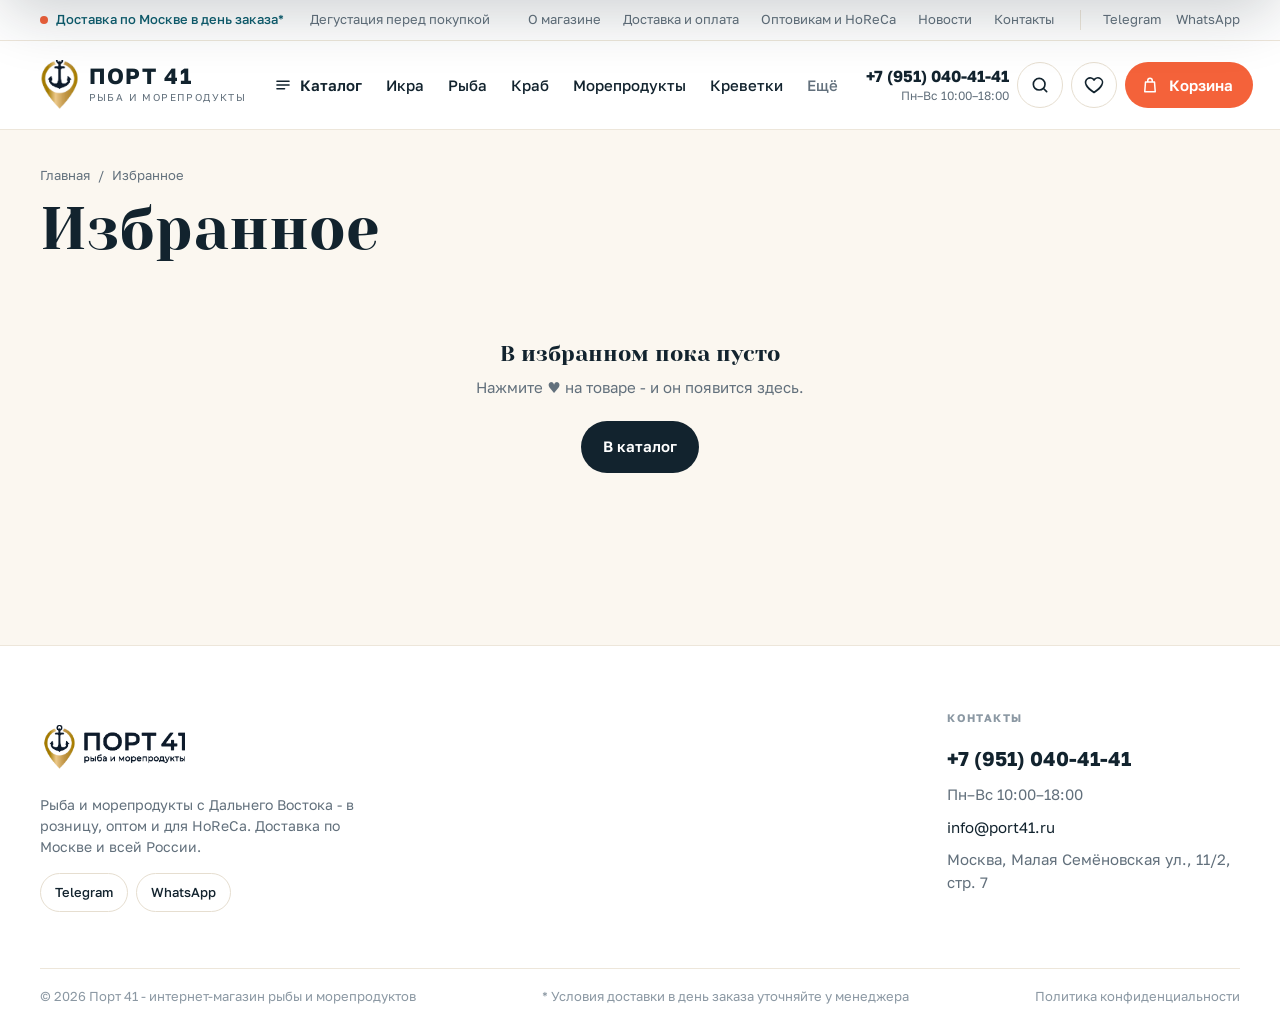
<file: favorites.html>
<!DOCTYPE html>
<html lang="ru">
<head>
<meta charset="utf-8">
<meta name="viewport" content="width=device-width,initial-scale=1,viewport-fit=cover">
<title>Избранное — Порт 41</title>
<meta name="description" content="Избранные товары — Порт 41">
<meta name="theme-color" content="#FBF7F0">
<link rel="icon" href="assets/mark-on-light.png">
<link rel="preconnect" href="https://fonts.googleapis.com">
<link rel="preconnect" href="https://fonts.gstatic.com" crossorigin>
<link href="https://fonts.googleapis.com/css2?family=Yeseva+One&family=Golos+Text:wght@400;500;600;700&display=swap" rel="stylesheet">
<link rel="stylesheet" href="css/style.css">
</head>
<body data-page="favorites">
<main>

<section class="wrap page-head"><div class="crumbs"><a href="index.html">Главная</a><span>/</span><span>Избранное</span></div><h1>Избранное</h1></section>
<section class="wrap" style="margin-top:20px"><div class="grid" id="grid" data-live></div></section>
</main>
<script src="js/data.js"></script>
<script src="js/app.js"></script>
</body>
</html>
</file>
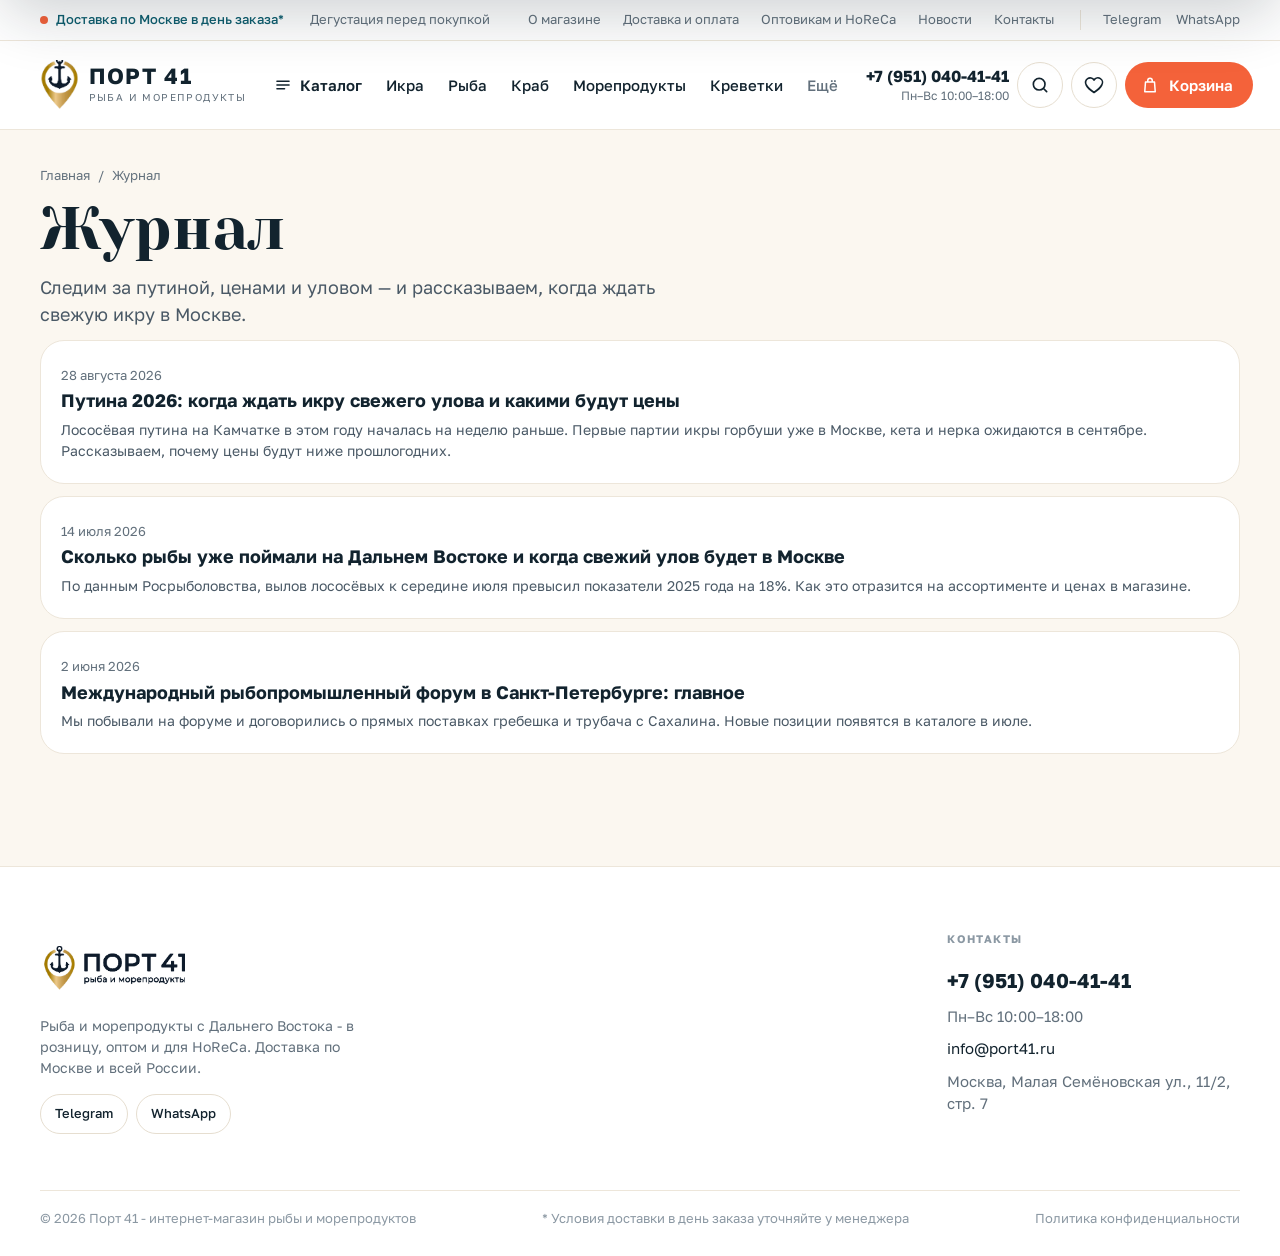
<file: news.html>
<!DOCTYPE html>
<html lang="ru">
<head>
<meta charset="utf-8">
<meta name="viewport" content="width=device-width,initial-scale=1,viewport-fit=cover">
<title>Журнал — Порт 41</title>
<meta name="description" content="Новости путины, цены на икру и свежий улов.">
<meta name="theme-color" content="#FBF7F0">
<link rel="icon" href="assets/mark-on-light.png">
<link rel="preconnect" href="https://fonts.googleapis.com">
<link rel="preconnect" href="https://fonts.gstatic.com" crossorigin>
<link href="https://fonts.googleapis.com/css2?family=Yeseva+One&family=Golos+Text:wght@400;500;600;700&display=swap" rel="stylesheet">
<link rel="stylesheet" href="css/style.css">
</head>
<body data-page="news">
<main>

<section class="wrap page-head"><div class="crumbs"><a href="index.html">Главная</a><span>/</span><span>Журнал</span></div><h1>Журнал</h1><p class="lead">Следим за путиной, ценами и уловом — и рассказываем, когда ждать свежую икру в Москве.</p></section>
<section class="wrap" id="articles" style="margin-top:12px"></section>
</main>
<script src="js/data.js"></script>
<script src="js/app.js"></script>
</body>
</html>
</file>
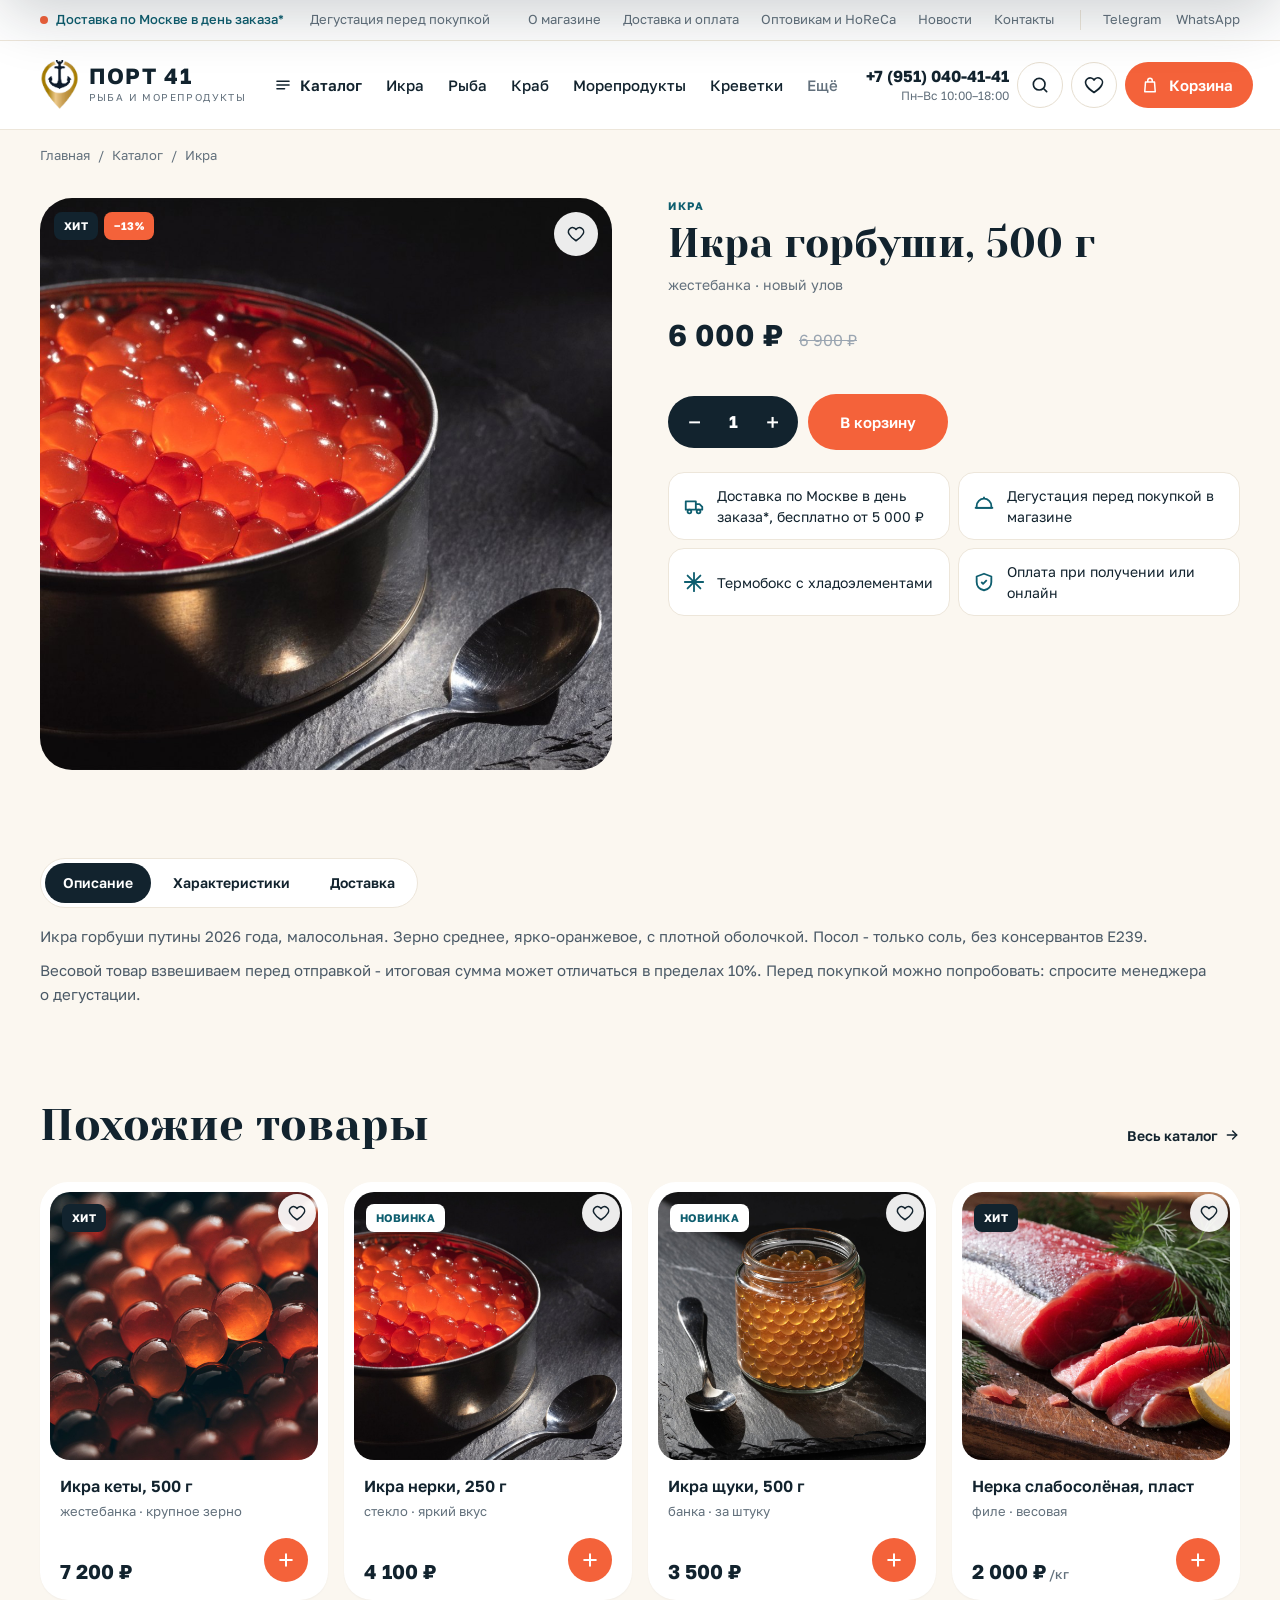
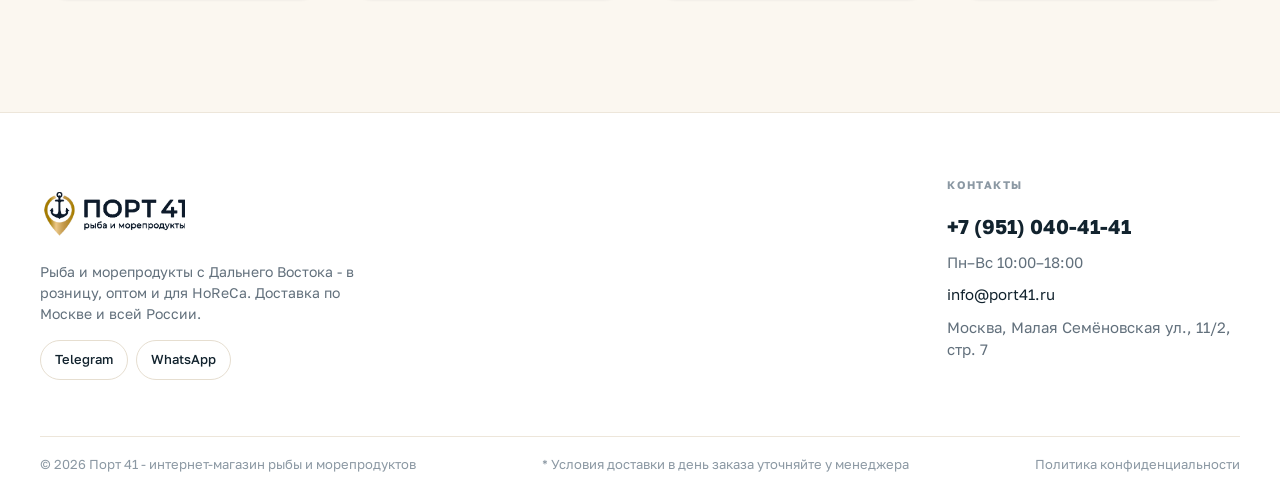
<file: product.html>
<!DOCTYPE html>
<html lang="ru">
<head>
<meta charset="utf-8">
<meta name="viewport" content="width=device-width,initial-scale=1,viewport-fit=cover">
<title>Товар — Порт 41</title>
<meta name="description" content="Карточка товара — Порт 41">
<meta name="theme-color" content="#FBF7F0">
<link rel="icon" href="assets/mark-on-light.png">
<link rel="preconnect" href="https://fonts.googleapis.com">
<link rel="preconnect" href="https://fonts.gstatic.com" crossorigin>
<link href="https://fonts.googleapis.com/css2?family=Yeseva+One&family=Golos+Text:wght@400;500;600;700&display=swap" rel="stylesheet">
<link rel="stylesheet" href="css/style.css">
</head>
<body data-page="product">
<main>

<section class="wrap">
  <div class="page-head" style="padding-top:16px"><div class="crumbs" id="crumbs"></div></div>
  <div class="product">
    <div class="pd-gallery" id="gallery"></div>
    <div class="pd-info">
      <div class="eyebrow" id="pd-cat"></div>
      <h1 id="pd-name"></h1>
      <p class="sub" id="pd-sub"></p>
      <div class="pd-price" id="pd-price"></div>
      <div class="opts" id="opts"></div>
      <div class="pd-actions"><div class="qty lg" id="qty"><button data-q="-" aria-label="Меньше">−</button><span>1</span><button data-q="+" aria-label="Больше">+</button></div><button class="btn coral" id="buy">В корзину</button></div>
      <div class="pd-perks">
        <div><svg viewBox="0 0 24 24" fill="none" stroke="currentColor" stroke-width="2" stroke-linejoin="round"><path d="M3 7h11v9H3z"/><path d="M14 10h4l3 3v3h-7"/><circle cx="7" cy="18" r="2"/><circle cx="17" cy="18" r="2"/></svg><span>Доставка по Москве в день заказа*, бесплатно от 5 000 ₽</span></div>
        <div><svg viewBox="0 0 24 24" fill="none" stroke="currentColor" stroke-width="2" stroke-linejoin="round"><path d="M4 12a8 8 0 0 1 16 0v2H4z"/><path d="M2 14h20"/><path d="M12 4V2"/></svg><span>Дегустация перед покупкой в магазине</span></div>
        <div><svg viewBox="0 0 24 24" fill="none" stroke="currentColor" stroke-width="2" stroke-linecap="round"><path d="M12 2v20M2 12h20M5 5l14 14M19 5L5 19"/></svg><span>Термобокс с хладоэлементами</span></div>
        <div><svg viewBox="0 0 24 24" fill="none" stroke="currentColor" stroke-width="2" stroke-linejoin="round"><path d="M12 3l8 3v6c0 5-3.5 8-8 9-4.5-1-8-4-8-9V6z"/><path d="M9 12l2 2 4-4"/></svg><span>Оплата при получении или онлайн</span></div>
      </div>
    </div>
    <div class="pd-tabs">
      <div class="tabs" id="pd-tabs"><button class="on" data-panel="desc">Описание</button><button data-panel="spec">Характеристики</button><button data-panel="deliv">Доставка</button></div>
      <div class="pd-panel" id="desc"></div>
      <dl class="pd-panel spec hidden" id="spec"></dl>
      <div class="pd-panel hidden" id="deliv"><p><strong>Москва</strong> — курьером в день заказа при оформлении до 14:00*. 490 ₽, бесплатно от 5 000 ₽. Самовывоз: Малая Семёновская ул., 11/2, стр. 7, Пн–Вс 10:00–18:00.</p><p><strong>Россия</strong> — транспортными компаниями в термоупаковке, 2–5 дней. Стоимость рассчитает менеджер.</p></div>
    </div>
  </div>
</section>
<section class="wrap sec"><div class="sec-head"><h2>Похожие товары</h2><a class="more" href="catalog.html">Весь каталог <svg viewBox="0 0 24 24" fill="none" stroke="currentColor" stroke-width="2.2" stroke-linecap="round" stroke-linejoin="round"><path d="M5 12h14"/><path d="M13 6l6 6-6 6"/></svg></a></div><div class="grid" id="similar" data-live></div></section>
<div class="sticky-buy" id="sticky"><div class="p"></div><button class="btn coral" id="buy2">В корзину</button></div>
</main>
<script src="js/data.js"></script>
<script src="js/app.js"></script>
</body>
</html>
</file>
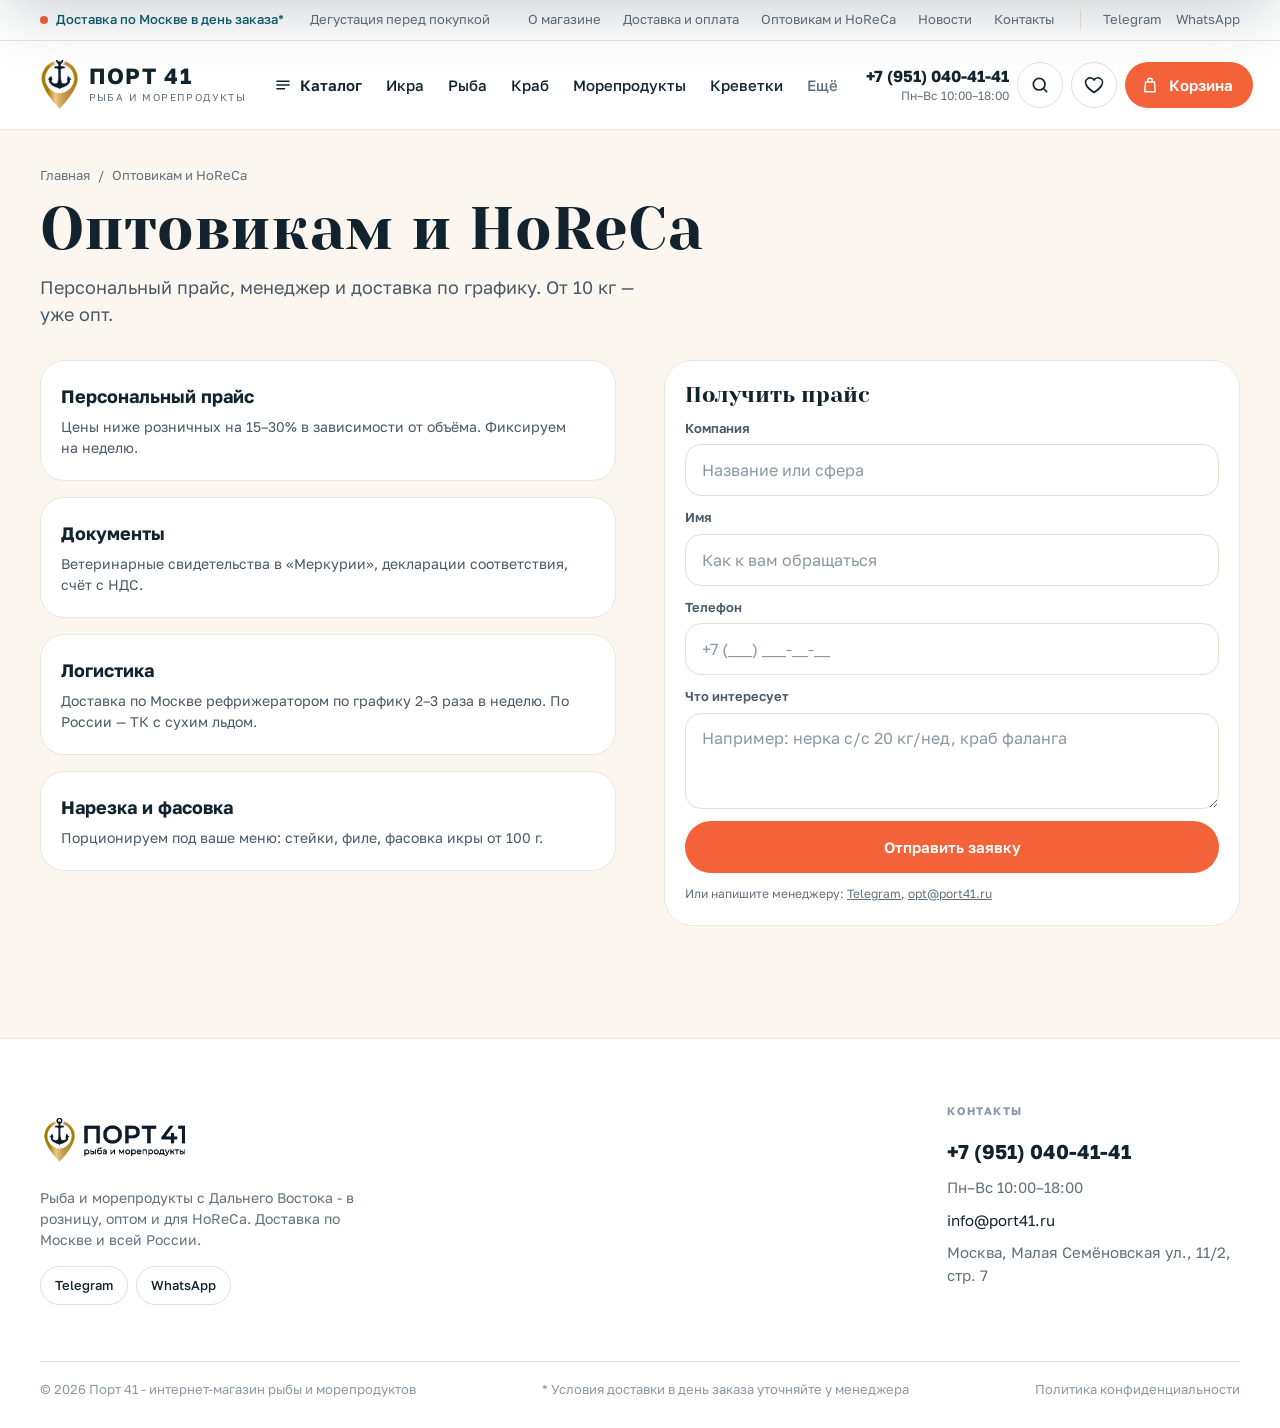
<file: wholesale.html>
<!DOCTYPE html>
<html lang="ru">
<head>
<meta charset="utf-8">
<meta name="viewport" content="width=device-width,initial-scale=1,viewport-fit=cover">
<title>Оптовикам и HoReCa — Порт 41</title>
<meta name="description" content="Оптовые поставки рыбы, икры и краба ресторанам и магазинам. Персональный прайс.">
<meta name="theme-color" content="#FBF7F0">
<link rel="icon" href="assets/mark-on-light.png">
<link rel="preconnect" href="https://fonts.googleapis.com">
<link rel="preconnect" href="https://fonts.gstatic.com" crossorigin>
<link href="https://fonts.googleapis.com/css2?family=Yeseva+One&family=Golos+Text:wght@400;500;600;700&display=swap" rel="stylesheet">
<link rel="stylesheet" href="css/style.css">
</head>
<body data-page="wholesale">
<main>

<section class="wrap page-head"><div class="crumbs"><a href="index.html">Главная</a><span>/</span><span>Оптовикам и HoReCa</span></div><h1>Оптовикам и HoReCa</h1><p class="lead">Персональный прайс, менеджер и доставка по графику. От 10 кг — уже опт.</p></section>
<section class="wrap two-col">
  <div>
    <div class="info-cards" style="margin-top:0;grid-template-columns:1fr">
      <div class="info-card"><b>Персональный прайс</b><p>Цены ниже розничных на 15–30% в зависимости от объёма. Фиксируем на неделю.</p></div>
      <div class="info-card"><b>Документы</b><p>Ветеринарные свидетельства в «Меркурии», декларации соответствия, счёт с НДС.</p></div>
      <div class="info-card"><b>Логистика</b><p>Доставка по Москве рефрижератором по графику 2–3 раза в неделю. По России — ТК с сухим льдом.</p></div>
      <div class="info-card"><b>Нарезка и фасовка</b><p>Порционируем под ваше меню: стейки, филе, фасовка икры от 100 г.</p></div>
    </div>
  </div>
  <form class="form card-box" data-lead style="padding:22px 20px;margin-top:0">
    <h3 style="margin-top:0">Получить прайс</h3>
    <div class="field"><label>Компания</label><input name="company" placeholder="Название или сфера"></div>
    <div class="field"><label>Имя</label><input name="name_" placeholder="Как к вам обращаться"></div>
    <div class="field"><label>Телефон</label><input name="phone" type="tel" placeholder="+7 (___) ___-__-__" inputmode="tel"></div>
    <div class="field"><label>Что интересует</label><textarea name="comment" placeholder="Например: нерка с/с 20 кг/нед, краб фаланга"></textarea></div>
    <button class="btn coral block" type="submit">Отправить заявку</button>
    <p class="consent">Или напишите менеджеру: <a href="https://t.me/port41" style="text-decoration:underline">Telegram</a>, <a href="mailto:opt@port41.ru" style="text-decoration:underline">opt@port41.ru</a></p>
  </form>
</section>
</main>
<script src="js/data.js"></script>
<script src="js/app.js"></script>
</body>
</html>
</file>
<file: css/style.css>
/* Порт 41 — стиль «Пена». Mobile-first. */
:root{--bg:#FBF7F0;--ink:#12232E;--coral:#F4623A;--coral-d:#E1522C;--teal:#0E5E6F;--sand:#F1E9DB;--sand-d:#EBE1CF;--line:#EDE6DA;--line2:#E6DED0;--mute:#62707C;--mute2:#4A5966;--mute3:#8B98A3;--peach:#FFB199;--gold:#E0A93C;--white:#fff;--r:20px;--r-lg:28px;--tab-h:64px;--head-h:60px;--pad:16px;--serif:'Yeseva One',Georgia,serif;--sans:'Golos Text',system-ui,-apple-system,sans-serif}
*{box-sizing:border-box}
html{-webkit-text-size-adjust:100%;scroll-behavior:smooth}
body{margin:0;background:var(--bg);color:var(--ink);font-family:var(--sans);font-size:15px;line-height:1.5;-webkit-font-smoothing:antialiased;padding-bottom:calc(var(--tab-h) + env(safe-area-inset-bottom))}
body.no-scroll{overflow:hidden}
img{max-width:100%;display:block}
a{color:inherit;text-decoration:none}
button{font-family:inherit;font-size:inherit;color:inherit;cursor:pointer;-webkit-tap-highlight-color:transparent}
input,select,textarea{font-family:inherit;font-size:16px;color:inherit}
input::placeholder,textarea::placeholder{color:var(--mute3)}
h1,h2,h3{font-family:var(--serif);font-weight:400;margin:0;line-height:1.1;text-wrap:balance}
h1{font-size:34px}h2{font-size:28px}h3{font-size:22px}
p{margin:0;text-wrap:pretty}
.wrap{max-width:1280px;margin:0 auto;padding:0 var(--pad)}
.hidden{display:none!important}
.vh{position:absolute;width:1px;height:1px;overflow:hidden;clip:rect(0 0 0 0)}
.eyebrow{font-size:11px;font-weight:700;letter-spacing:.14em;text-transform:uppercase;color:var(--teal)}
.mute{color:var(--mute)}
.sec{padding-top:48px}
.sec-head{display:flex;align-items:flex-end;justify-content:space-between;gap:16px;margin-bottom:20px}
.sec-head .more{display:inline-flex;align-items:center;gap:6px;font-weight:600;font-size:14px;white-space:nowrap;padding-bottom:4px}
.sec-head .more svg,.link-arrow svg{width:16px;height:16px}
.link-arrow{display:inline-flex;align-items:center;gap:8px;font-weight:600}
.btn{display:inline-flex;align-items:center;justify-content:center;gap:10px;height:52px;padding:0 22px;border-radius:999px;border:0;background:var(--ink);color:#fff;font-weight:600;font-size:15px;transition:background .2s,transform .2s;white-space:nowrap}
.btn:hover{background:var(--coral)}
.btn.coral{background:var(--coral)}.btn.coral:hover{background:var(--coral-d)}
.btn.ghost{background:transparent;border:1px solid #D7CCB9;color:var(--ink)}.btn.ghost:hover{background:#fff}
.btn.white{background:#fff;color:var(--ink)}.btn.white:hover{background:var(--sand)}
.btn.block{width:100%}
.btn.sm{height:44px;padding:0 18px;font-size:14px}
.btn svg{width:18px;height:18px;flex:none}
.icon-btn{width:44px;height:44px;border-radius:50%;border:1px solid var(--line2);background:#fff;display:grid;place-items:center;color:var(--ink);position:relative;transition:background .2s}
.icon-btn:hover{background:#F3EEE4}
.icon-btn svg{width:20px;height:20px}
.badge-count{position:absolute;top:-4px;right:-4px;min-width:20px;height:20px;padding:0 5px;border-radius:999px;background:var(--coral);color:#fff;font-size:11px;font-weight:700;display:grid;place-items:center}
.badge-count:empty{display:none}
.card-box{background:#fff;border-radius:var(--r-lg);border:1px solid var(--line)}
.scroll-x{display:flex;gap:10px;overflow-x:auto;scroll-snap-type:x mandatory;scrollbar-width:none;margin:0 calc(-1 * var(--pad));padding:0 var(--pad)}
.scroll-x::-webkit-scrollbar{display:none}
.scroll-x>*{scroll-snap-align:start;flex:none}
.chip{display:inline-flex;align-items:center;height:40px;padding:0 16px;border-radius:999px;background:#fff;border:1px solid var(--line);font-weight:600;font-size:14px;white-space:nowrap;transition:background .2s,color .2s}
.chip.on,.chip:hover{background:var(--ink);color:#fff;border-color:var(--ink)}

/* ---------- Шапка ---------- */
.topline{display:none}
.header{position:sticky;top:0;z-index:40;background:rgba(255,255,255,.94);backdrop-filter:blur(12px);border-bottom:1px solid var(--line)}
.header .wrap{height:var(--head-h);display:flex;align-items:center;gap:12px}
.brand{display:flex;align-items:center;gap:10px;flex:none}
.brand img{height:38px;width:auto}
.brand b{display:block;font-weight:700;font-size:17px;letter-spacing:.06em;line-height:1}
.brand small{display:block;font-size:9px;letter-spacing:.14em;text-transform:uppercase;color:var(--mute);margin-top:3px}
.header nav.main{display:none}
.header .phone{display:none}
.header .acts{margin-left:auto;display:flex;gap:8px;align-items:center}
.header .acts .icon-btn{width:40px;height:40px;border:0;background:transparent}
.header .cart-btn{display:none}
.header .burger{display:grid}

/* ---------- Нижний таб-бар ---------- */
.tabbar{position:fixed;left:0;right:0;bottom:0;z-index:40;height:calc(var(--tab-h) + env(safe-area-inset-bottom));padding-bottom:env(safe-area-inset-bottom);background:rgba(255,255,255,.96);backdrop-filter:blur(12px);border-top:1px solid var(--line);display:grid;grid-template-columns:repeat(5,1fr)}
.tabbar a{display:flex;flex-direction:column;align-items:center;justify-content:center;gap:4px;font-size:11px;font-weight:600;color:var(--mute);position:relative}
.tabbar a svg{width:24px;height:24px}
.tabbar a.on{color:var(--ink)}
.tabbar a.on svg{color:var(--coral)}
.tabbar .badge-count{top:6px;right:calc(50% - 22px)}

/* ---------- Меню / поиск (оверлеи) ---------- */
.overlay{position:fixed;inset:0;z-index:60;background:rgba(18,35,46,.45);opacity:0;pointer-events:none;transition:opacity .25s}
.overlay.open{opacity:1;pointer-events:auto}
.drawer{position:fixed;top:0;bottom:0;left:0;width:min(86vw,360px);z-index:61;background:#fff;transform:translateX(-102%);transition:transform .3s cubic-bezier(.2,.7,.2,1);display:flex;flex-direction:column;overflow-y:auto}
.drawer.open{transform:none}
.drawer-head{display:flex;align-items:center;justify-content:space-between;padding:12px 16px;border-bottom:1px solid var(--line)}
.drawer nav{display:flex;flex-direction:column;padding:8px 0}
.drawer nav a{display:flex;align-items:center;gap:14px;padding:14px 20px;font-size:17px;font-weight:600;border-bottom:1px solid #F5F0E7}
.drawer nav a img{width:40px;height:40px;border-radius:50%;object-fit:cover}
.drawer nav.sub a{font-weight:500;font-size:15px;padding:12px 20px;color:var(--mute2);border:0}
.drawer .drawer-foot{margin-top:auto;padding:20px;background:var(--sand);display:flex;flex-direction:column;gap:12px}
.drawer .drawer-foot a.tel{font-size:22px;font-weight:700}
.search{position:fixed;inset:0;z-index:62;background:var(--bg);transform:translateY(100%);transition:transform .3s cubic-bezier(.2,.7,.2,1);display:flex;flex-direction:column}
.search.open{transform:none}
.search-bar{display:flex;gap:10px;align-items:center;padding:12px 16px;background:#fff;border-bottom:1px solid var(--line)}
.search-bar input{flex:1;height:46px;border-radius:999px;border:1px solid var(--line2);padding:0 18px;background:var(--bg);outline:0}
.search-bar input:focus{border-color:var(--teal)}
.search-res{overflow-y:auto;padding:16px}
.search-res .empty{color:var(--mute);text-align:center;padding:40px 0}
.search-row{display:grid;grid-template-columns:56px 1fr auto;gap:14px;align-items:center;padding:12px 0;border-bottom:1px solid var(--line)}
.search-row img{width:56px;height:56px;border-radius:14px;object-fit:cover}
.search-row b{display:block;font-size:15px}
.search-row span{font-size:13px;color:var(--mute)}
.search-row .price{font-weight:700}

/* ---------- Hero ---------- */
.hero{padding-top:12px}
.hero-card{background:var(--sand);border-radius:var(--r-lg);overflow:hidden;position:relative}
.hero-text{padding:28px 20px 8px}
.hero-pill{display:inline-flex;align-items:center;gap:8px;padding:7px 12px;border-radius:999px;background:#fff;font-size:12px;font-weight:600;color:var(--teal)}
.dot{width:8px;height:8px;border-radius:50%;background:var(--coral);flex:none}
.hero h1{margin-top:16px}
.hero h1 em{font-style:normal;color:var(--coral)}
.hero p{font-size:16px;color:var(--mute2);margin-top:14px}
.hero-cta{display:flex;flex-direction:column;gap:10px;margin-top:22px}
.hero-media{position:relative;margin:20px 16px 16px}
.hero-img{aspect-ratio:1/1;border-radius:24px;overflow:hidden;box-shadow:0 24px 50px rgba(18,35,46,.16)}
.hero-img img{width:100%;height:100%;object-fit:cover}
.hero-sale{position:absolute;right:-6px;top:-14px;width:96px;height:96px;border-radius:50%;background:var(--coral);color:#fff;display:flex;flex-direction:column;align-items:center;justify-content:center;text-align:center;line-height:1;box-shadow:0 14px 30px rgba(244,98,58,.35);animation:wobble 6s ease-in-out infinite}
.hero-sale b{font-family:var(--serif);font-weight:400;font-size:26px}
.hero-sale span{font-size:9px;font-weight:700;letter-spacing:.06em;text-transform:uppercase;margin-top:3px}
.hero-deal{position:absolute;left:10px;right:10px;bottom:-14px;display:flex;align-items:center;gap:12px;padding:12px 12px 12px 16px;border-radius:18px;background:#fff;box-shadow:0 18px 40px rgba(18,35,46,.16)}
.hero-deal .eyebrow{font-size:10px}
.hero-deal b{display:block;font-size:15px;margin-top:2px}
.hero-deal .prices{font-size:13px;color:var(--mute)}
.hero-deal .prices s{margin-right:6px}
.hero-deal .prices strong{font-size:17px;color:var(--ink)}
.hero-deal .add{margin-left:auto;width:46px;height:46px;border-radius:50%;border:0;background:var(--coral);color:#fff;display:grid;place-items:center;flex:none;transition:background .2s,transform .2s}
.hero-deal .add:hover{background:var(--ink);transform:scale(1.06)}
.hero-deal .add svg{width:20px;height:20px}
.usp{margin-top:36px}
.usp span{display:inline-flex;align-items:center;gap:8px;font-size:13px;color:var(--mute2);padding:10px 14px;background:#fff;border-radius:999px;border:1px solid var(--line)}
.usp i{width:8px;height:8px;border-radius:50%;flex:none}

/* ---------- Категории ---------- */
.cats{gap:14px}
.cat{display:flex;flex-direction:column;align-items:center;gap:10px;text-align:center;width:96px;transition:transform .25s}
.cat:hover{transform:translateY(-4px)}
.cat .ph{width:88px;height:88px;border-radius:50%;overflow:hidden;box-shadow:0 12px 26px rgba(18,35,46,.12)}
.cat img{width:100%;height:100%;object-fit:cover}
.cat b{font-size:13px;font-weight:600;line-height:1.25}

/* ---------- Табы ---------- */
.tabs{display:inline-flex;gap:4px;background:#fff;padding:4px;border-radius:999px;border:1px solid var(--line);max-width:100%;overflow-x:auto;scrollbar-width:none}
.tabs::-webkit-scrollbar{display:none}
.tabs button{height:36px;padding:0 14px;border-radius:999px;border:0;background:transparent;font-weight:600;font-size:13px;white-space:nowrap;transition:background .2s,color .2s}
.tabs button.on{background:var(--ink);color:#fff}

/* ---------- Карточка товара ---------- */
.grid{display:grid;grid-template-columns:repeat(2,minmax(0,1fr));gap:10px}
.pc{background:#fff;border-radius:22px;padding:6px 6px 14px;display:flex;flex-direction:column;box-shadow:0 1px 2px rgba(18,35,46,.04);transition:transform .25s,box-shadow .25s;position:relative}
.pc:hover{transform:translateY(-3px);box-shadow:0 18px 40px rgba(18,35,46,.10)}
.pc .ph{position:relative;aspect-ratio:1/1;border-radius:18px;overflow:hidden;background:var(--sand);display:block}
.pc .ph img{width:100%;height:100%;object-fit:cover}
.pc .badges{position:absolute;left:8px;top:8px;display:flex;flex-wrap:wrap;gap:4px;pointer-events:none}
.badge{padding:5px 8px;border-radius:7px;font-size:10px;font-weight:700;letter-spacing:.04em;text-transform:uppercase;background:var(--ink);color:#fff}
.badge.new{background:#fff;color:var(--teal)}
.badge.sale{background:var(--coral)}
.fav{position:absolute;right:8px;top:8px;width:36px;height:36px;border-radius:50%;border:0;background:rgba(255,255,255,.92);display:grid;place-items:center;color:var(--ink)}
.fav svg{width:18px;height:18px;fill:none;stroke:currentColor;stroke-width:2;stroke-linejoin:round}
.fav.on{color:var(--coral)}.fav.on svg{fill:currentColor}
.pc .info{padding:12px 6px 0;display:flex;flex-direction:column;gap:3px;flex:1}
.pc .name{font-weight:600;font-size:14px;line-height:1.3}
.pc .sub{font-size:12px;color:var(--mute)}
.pc .foot{margin-top:auto;padding-top:12px;display:flex;align-items:flex-end;justify-content:space-between;gap:8px}
.pc .price{font-size:17px;font-weight:700;line-height:1.1}
.pc .price small{font-size:12px;font-weight:500;color:var(--mute);margin-left:2px}
.pc .old{font-size:12px;color:#9AA5B1;text-decoration:line-through;margin-top:3px}
.add-btn{width:42px;height:42px;border-radius:50%;border:0;background:var(--coral);color:#fff;display:grid;place-items:center;flex:none;transition:background .2s,transform .2s}
.add-btn:hover{background:var(--ink);transform:scale(1.06)}
.add-btn svg{width:20px;height:20px}
.qty{display:inline-flex;align-items:center;height:42px;padding:0 3px;border-radius:999px;background:var(--ink);color:#fff;flex:none}
.qty button{width:36px;height:36px;border-radius:50%;border:0;background:transparent;color:inherit;font-size:20px;display:grid;place-items:center;line-height:1}
.qty button:hover{background:rgba(255,255,255,.14)}
.qty span{min-width:22px;text-align:center;font-weight:700;font-size:14px}
.qty.lg{height:52px}.qty.lg button{width:46px;height:46px;font-size:24px}.qty.lg span{min-width:32px;font-size:17px}

/* ---------- Шаги ---------- */
.steps{display:grid;gap:10px;margin-top:20px}
.step{background:#fff;border-radius:24px;padding:24px 22px 26px;border:1px solid var(--line)}
.step .n{font-family:var(--serif);font-size:44px;line-height:1;color:var(--coral)}
.step:nth-child(2) .n{color:var(--teal)}
.step.dark{background:var(--ink);color:#fff;border-color:var(--ink)}
.step.dark .n{color:var(--peach)}
.step.dark p{color:rgba(255,255,255,.72)}
.step b{display:block;font-size:19px;margin-top:16px}
.step p{font-size:14px;color:var(--mute2);margin-top:6px}

/* ---------- О компании ---------- */
.about{margin-top:48px;background:var(--teal);color:#fff;position:relative;overflow:hidden}
.about::before{content:"";position:absolute;right:-160px;top:-160px;width:520px;height:520px;border-radius:50%;border:70px solid rgba(255,255,255,.05);pointer-events:none}
.about .wrap{padding-top:44px;padding-bottom:48px;display:grid;gap:26px;position:relative}
.about .ph{border-radius:24px;overflow:hidden;aspect-ratio:4/3;position:relative}
.about .ph img{width:100%;height:100%;object-fit:cover}
.about .ph span{position:absolute;left:14px;bottom:14px;padding:8px 12px;border-radius:10px;background:rgba(18,35,46,.75);font-size:12px;font-weight:600}
.about .eyebrow{color:var(--peach)}
.about h2{margin-top:12px;font-size:26px}
.about p{font-size:16px;color:rgba(255,255,255,.78);margin-top:16px}
.stats{display:flex;gap:24px;margin-top:26px;padding-top:22px;border-top:1px solid rgba(255,255,255,.18)}
.stats b{font-family:var(--serif);font-weight:400;font-size:28px;line-height:1;display:block}
.stats span{font-size:12px;color:rgba(255,255,255,.7);display:block;margin-top:5px}

/* ---------- Журнал ---------- */
.news-list{display:flex;flex-direction:column;margin-top:18px}
.news-item{display:grid;grid-template-columns:minmax(0,1fr) 22px;gap:12px;align-items:center;padding:18px 0;border-top:1px solid var(--line2)}
.news-item:last-child{border-bottom:1px solid var(--line2)}
.news-item small{display:block;font-size:13px;color:var(--mute);margin-bottom:4px}
.news-item b{font-weight:600;font-size:16px;line-height:1.35}
.news-item svg{width:22px;height:22px}
.news-item:hover{color:var(--coral)}

/* ---------- Опт ---------- */
.wh-card{background:var(--sand);border-radius:var(--r-lg);padding:28px 22px;display:flex;flex-direction:column;gap:18px}
.wh-card h3{font-size:24px;margin-top:10px}
.wh-card .acts{display:flex;flex-direction:column;gap:10px}

/* ---------- Футер ---------- */
.footer{margin-top:56px;background:#fff;border-top:1px solid var(--line)}
.footer .wrap{padding-top:36px;padding-bottom:24px}
.footer-grid{display:grid;gap:26px}
.footer .logo{height:56px;width:auto;margin-left:-6px}
.footer p{font-size:14px;color:var(--mute);margin-top:12px}
.footer .soc{display:flex;gap:8px;margin-top:16px}
.footer .soc a{padding:9px 14px;border-radius:999px;border:1px solid var(--line2);font-size:13px;font-weight:500}
.footer .col-title{font-size:11px;font-weight:700;letter-spacing:.14em;text-transform:uppercase;color:var(--mute3);margin-bottom:12px}
.footer .col a,.footer .col span{display:block;padding:5px 0;font-size:15px}
.footer .col span{color:var(--mute)}
.footer .col a.tel{font-size:20px;font-weight:700}
.footer details summary{list-style:none;cursor:pointer;display:flex;justify-content:space-between;align-items:center;font-size:15px;font-weight:600;padding:14px 0;border-top:1px solid var(--line)}
.footer details summary::after{content:"+";font-size:22px;color:var(--mute)}
.footer details[open] summary::after{content:"–"}
.footer details .col{padding-bottom:10px}
.footer .copy{display:flex;flex-direction:column;gap:6px;margin-top:28px;padding-top:18px;border-top:1px solid var(--line);font-size:12px;color:var(--mute3)}

/* ---------- Страница: заголовок / крошки ---------- */
.page-head{padding-top:20px}
.crumbs{display:flex;gap:8px;font-size:13px;color:var(--mute);flex-wrap:wrap}
.crumbs a:hover{color:var(--coral)}
.page-head h1{margin-top:10px}
.page-head .lead{font-size:16px;color:var(--mute2);margin-top:12px;max-width:640px}
.toolbar{display:flex;gap:10px;align-items:center;justify-content:space-between;margin-top:18px}
.toolbar .count{font-size:13px;color:var(--mute)}
.sort{height:40px;border-radius:999px;border:1px solid var(--line);background:#fff;padding:0 14px;font-size:14px;font-weight:500;outline:0;-webkit-appearance:none;appearance:none}
.empty-state{text-align:center;padding:60px 20px;color:var(--mute)}
.empty-state h3{color:var(--ink);margin-bottom:10px}

/* ---------- Товар ---------- */
.product{padding-top:16px}
.pd-gallery{position:relative;border-radius:var(--r-lg);overflow:hidden;background:var(--sand);aspect-ratio:1/1}
.pd-gallery img{width:100%;height:100%;object-fit:cover}
.pd-gallery .badges{position:absolute;left:14px;top:14px;display:flex;gap:6px}
.pd-gallery .fav{width:44px;height:44px;right:14px;top:14px}
.pd-info{margin-top:20px}
.pd-info h1{font-size:28px;margin-top:8px}
.pd-info .sub{font-size:14px;color:var(--mute);margin-top:8px}
.pd-price{display:flex;align-items:baseline;gap:12px;margin-top:18px}
.pd-price b{font-size:30px;font-weight:700}
.pd-price b small{font-size:15px;font-weight:500;color:var(--mute);margin-left:4px}
.pd-price s{color:#9AA5B1;font-size:16px}
.pd-price .badge{align-self:center}
.opts{display:flex;gap:8px;flex-wrap:wrap;margin-top:16px}
.opts button{height:42px;padding:0 16px;border-radius:999px;border:1px solid var(--line2);background:#fff;font-weight:600;font-size:14px}
.opts button.on{background:var(--ink);color:#fff;border-color:var(--ink)}
.pd-actions{display:flex;gap:10px;margin-top:20px;align-items:center}
.pd-actions .btn{flex:1}
.pd-perks{display:grid;gap:8px;margin-top:22px}
.pd-perks div{display:flex;gap:12px;align-items:center;padding:12px 14px;border-radius:16px;background:#fff;border:1px solid var(--line);font-size:14px}
.pd-perks svg{width:22px;height:22px;color:var(--teal);flex:none}
.pd-tabs{margin-top:32px}
.pd-tabs .tabs{margin-bottom:16px}
.pd-panel{font-size:15px;line-height:1.6;color:var(--mute2)}
.pd-panel p+p{margin-top:10px}
.spec{display:grid;grid-template-columns:1fr 1fr;gap:8px 16px;font-size:14px}
.spec dt{color:var(--mute)}.spec dd{margin:0;font-weight:500;color:var(--ink)}
.sticky-buy{position:fixed;left:0;right:0;bottom:calc(var(--tab-h) + env(safe-area-inset-bottom));z-index:39;background:rgba(255,255,255,.96);backdrop-filter:blur(12px);border-top:1px solid var(--line);padding:10px var(--pad);display:flex;align-items:center;gap:12px;transform:translateY(120%);transition:transform .3s}
.sticky-buy.show{transform:none}
.sticky-buy .p{font-weight:700;font-size:18px;line-height:1.1}
.sticky-buy .p small{display:block;font-size:12px;font-weight:500;color:var(--mute);margin-top:2px}
.sticky-buy .btn{margin-left:auto}

/* ---------- Корзина ---------- */
.cart-list{display:flex;flex-direction:column;gap:10px;margin-top:20px}
.cart-row{display:grid;grid-template-columns:84px 1fr;gap:14px;background:#fff;border-radius:22px;padding:10px;border:1px solid var(--line)}
.cart-row img{width:84px;height:84px;border-radius:16px;object-fit:cover}
.cart-row .name{font-weight:600;font-size:15px;line-height:1.3}
.cart-row .sub{font-size:12px;color:var(--mute);margin-top:2px}
.cart-row .row{display:flex;align-items:center;justify-content:space-between;gap:10px;margin-top:10px}
.cart-row .sum{font-weight:700;font-size:17px}
.cart-row .del{border:0;background:transparent;color:var(--mute3);font-size:13px;padding:0;text-decoration:underline}
.summary{background:#fff;border-radius:var(--r-lg);border:1px solid var(--line);padding:20px;margin-top:20px}
.summary .line{display:flex;justify-content:space-between;font-size:15px;padding:6px 0;color:var(--mute2)}
.summary .total{display:flex;justify-content:space-between;font-size:20px;font-weight:700;padding-top:12px;margin-top:8px;border-top:1px solid var(--line);color:var(--ink)}
.summary .free{font-size:13px;color:var(--teal);margin-top:6px}
.form{display:grid;gap:12px;margin-top:20px}
.form h3{margin-top:10px}
.field{display:grid;gap:6px}
.field label{font-size:13px;font-weight:600;color:var(--mute2)}
.field input,.field textarea,.field select{height:52px;border-radius:16px;border:1px solid var(--line2);background:#fff;padding:0 16px;outline:0;width:100%;transition:border-color .2s}
.field textarea{height:auto;min-height:96px;padding:14px 16px;resize:vertical}
.field input:focus,.field textarea:focus{border-color:var(--teal)}
.field input.err{border-color:var(--coral)}
.radios{display:grid;gap:8px}
.radios label{display:flex;align-items:center;gap:12px;padding:14px 16px;border-radius:16px;border:1px solid var(--line2);background:#fff;cursor:pointer;font-size:15px}
.radios label:has(input:checked){border-color:var(--ink);box-shadow:inset 0 0 0 1px var(--ink)}
.radios input{accent-color:var(--coral);width:18px;height:18px;margin:0}
.radios small{display:block;color:var(--mute);font-size:12px}
.radios .r-price{margin-left:auto;font-weight:600;white-space:nowrap}
.consent{font-size:12px;color:var(--mute);line-height:1.5}
.success{text-align:center;padding:48px 20px;background:#fff;border-radius:var(--r-lg);border:1px solid var(--line);margin-top:20px}
.success .ok{width:72px;height:72px;border-radius:50%;background:var(--teal);color:#fff;display:grid;place-items:center;margin:0 auto 18px}
.success .ok svg{width:34px;height:34px}
.success p{color:var(--mute2);margin-top:10px}

/* ---------- Инфо-страницы ---------- */
.prose{font-size:16px;line-height:1.65;color:var(--mute2);max-width:720px}
.prose h2{color:var(--ink);font-size:24px;margin-top:36px;margin-bottom:12px}
.prose h3{color:var(--ink);font-family:var(--sans);font-weight:700;font-size:17px;margin-top:24px;margin-bottom:8px}
.prose p+p{margin-top:12px}
.prose ul{padding-left:20px;margin:10px 0}
.prose li+li{margin-top:6px}
.prose strong{color:var(--ink)}
.info-cards{display:grid;gap:10px;margin-top:24px}
.info-card{background:#fff;border-radius:24px;border:1px solid var(--line);padding:22px 20px}
.info-card .eyebrow{margin-bottom:8px}
.info-card b{display:block;font-size:18px;font-weight:700}
.info-card p{font-size:14px;color:var(--mute2);margin-top:6px}
.info-card .big{font-family:var(--serif);font-size:30px;line-height:1;margin-top:8px}
.contact-card{background:var(--ink);color:#fff;border-radius:var(--r-lg);padding:26px 22px;display:grid;gap:16px}
.contact-card a.tel{font-size:26px;font-weight:700}
.contact-card .lbl{font-size:11px;font-weight:700;letter-spacing:.14em;text-transform:uppercase;color:var(--peach);margin-bottom:4px}
.contact-card .soc{display:flex;gap:8px;flex-wrap:wrap}
.contact-card .soc a{padding:10px 16px;border-radius:999px;background:rgba(255,255,255,.1);font-size:14px;font-weight:500}
.map{border-radius:var(--r-lg);overflow:hidden;border:1px solid var(--line);margin-top:20px;aspect-ratio:4/3;background:var(--sand)}
.map iframe{width:100%;height:100%;border:0;display:block}
.faq details{background:#fff;border:1px solid var(--line);border-radius:18px;padding:0 18px;margin-top:8px}
.faq summary{list-style:none;cursor:pointer;font-weight:600;font-size:15px;padding:16px 0;display:flex;justify-content:space-between;gap:12px}
.faq summary::after{content:"+";color:var(--mute);font-size:20px;line-height:1}
.faq details[open] summary::after{content:"–"}
.faq details p{padding-bottom:16px;font-size:14px;color:var(--mute2)}
.article{background:#fff;border:1px solid var(--line);border-radius:24px;padding:22px 20px;margin-top:12px}
.article small{color:var(--mute);font-size:13px}
.article h3{font-family:var(--sans);font-weight:700;font-size:18px;margin-top:6px}
.article p{font-size:14px;color:var(--mute2);margin-top:8px}

/* ---------- Тост ---------- */
.toast{position:fixed;left:50%;bottom:calc(var(--tab-h) + env(safe-area-inset-bottom) + 14px);transform:translate(-50%,20px);z-index:70;background:var(--ink);color:#fff;padding:12px 18px;border-radius:999px;font-size:14px;font-weight:600;opacity:0;transition:opacity .25s,transform .25s;pointer-events:none;white-space:nowrap;display:flex;gap:10px;align-items:center}
.toast.show{opacity:1;transform:translate(-50%,0)}
.toast a{color:var(--peach);pointer-events:auto}

@keyframes rise{from{opacity:0;transform:translateY(18px)}to{opacity:1;transform:none}}
@keyframes wobble{0%,100%{transform:rotate(-6deg)}50%{transform:rotate(-2deg)}}
.rise{animation:rise .8s cubic-bezier(.2,.7,.2,1) both}

/* ================= Планшет ================= */
@media (min-width:640px){
  :root{--pad:24px}
  h1{font-size:44px}h2{font-size:36px}
  .grid{grid-template-columns:repeat(3,minmax(0,1fr));gap:14px}
  .hero-cta{flex-direction:row}
  .steps{grid-template-columns:repeat(3,1fr)}
  .info-cards{grid-template-columns:repeat(2,1fr)}
  .footer-grid{grid-template-columns:1fr 1fr}
  .wh-card .acts{flex-direction:row}
  .cat{width:112px}.cat .ph{width:104px;height:104px}
  .pd-perks{grid-template-columns:1fr 1fr}
  .product{display:grid;grid-template-columns:1fr 1fr;gap:28px;align-items:start}
  .pd-info{margin-top:0}
  .pd-tabs{grid-column:1 / -1}
}

/* ================= Десктоп ================= */
@media (min-width:1024px) and (max-width:1279px){
  .header nav.main a:not(.cat-link):nth-child(n+5){display:none}
  .header .phone span{display:none}
}
@media (min-width:1024px){
  :root{--pad:40px;--head-h:88px}
  body{padding-bottom:0}
  .tabbar,.sticky-buy{display:none}
  .toast{bottom:28px}
  h1{font-size:60px}h2{font-size:44px}
  .sec{padding-top:96px}
  .sec-head{margin-bottom:32px}
  .topline{display:block;background:#fff;border-bottom:1px solid var(--line)}
  .topline .wrap{height:40px;display:flex;align-items:center;gap:26px;font-size:13px;color:var(--mute)}
  .topline .lead{display:flex;align-items:center;gap:8px;color:var(--teal);font-weight:500}
  .topline nav{display:flex;gap:22px;margin-left:auto}
  .topline .soc{display:flex;gap:14px;padding-left:22px;border-left:1px solid var(--line)}
  .header{background:#fff;backdrop-filter:none}
  .header .wrap{gap:28px}
  .brand img{height:50px}.brand b{font-size:22px}.brand small{font-size:10px}
  .header nav.main{display:flex;gap:24px;font-size:15px;font-weight:500;align-items:center;white-space:nowrap}
  .header .acts{flex:none}
  .header nav.main a:hover{color:var(--coral)}
  .header nav.main .cat-link{display:flex;align-items:center;gap:8px;font-weight:600}
  .header nav.main .cat-link svg{width:18px;height:18px}
  .header .phone{display:block;text-align:right;line-height:1.1;white-space:nowrap;flex:none}
  .header .phone a{font-weight:700;font-size:16px;white-space:nowrap}
  .header .phone span{display:block;font-size:12px;color:var(--mute);margin-top:4px}
  .header .acts{gap:8px}
  .header .acts .icon-btn{width:46px;height:46px;border:1px solid var(--line2);background:#fff}
  .header .acts [data-mobile-only]{display:none}
  .header .burger{display:none}
  .header .cart-btn{display:inline-flex;height:46px;padding:0 20px 0 16px}
  .header .cart-btn .badge-count{top:-6px;right:-4px;background:var(--ink)}
  .drawer{width:380px}
  .hero{padding-top:28px}
  .hero-card{display:grid;grid-template-columns:1fr 1fr;align-items:center;border-radius:36px}
  .hero-text{padding:72px 40px 72px 64px}
  .hero h1{font-size:64px;margin-top:26px}
  .hero p{font-size:18px;margin-top:22px;max-width:480px}
  .hero-cta{margin-top:34px}
  .hero .btn{height:56px;padding:0 26px;font-size:16px}
  .hero-media{margin:36px 36px 36px 0}
  .hero-sale{width:150px;height:150px;right:-10px;top:-24px}
  .hero-sale b{font-size:40px}.hero-sale span{font-size:12px}
  .hero-deal{left:-28px;right:auto;bottom:28px;padding:14px 14px 14px 18px;gap:16px}
  .hero-deal b{font-size:16px}.hero-deal .prices strong{font-size:18px}
  .usp{margin:26px 24px 0;display:flex;justify-content:space-between;gap:24px;overflow:visible;padding:0}
  .usp span{background:transparent;border:0;padding:0;font-size:15px}
  .cats{display:grid;grid-template-columns:repeat(8,1fr);gap:16px;margin:0;padding:0;overflow:visible}
  .cat{width:auto}.cat .ph{width:132px;height:132px}.cat b{font-size:15px}
  .tabs button{height:40px;padding:0 18px;font-size:14px}
  .grid{grid-template-columns:repeat(4,minmax(0,1fr));gap:16px}
  .pc{border-radius:28px;padding:10px 10px 18px}
  .pc .ph{border-radius:20px}
  .pc .badges{left:12px;top:12px;gap:6px}
  .badge{padding:6px 10px;font-size:11px;border-radius:8px}
  .fav{right:12px;top:12px;width:38px;height:38px}
  .pc .info{padding:16px 10px 0;gap:5px}
  .pc .name{font-size:16px}.pc .sub{font-size:13px}.pc .price{font-size:20px}.pc .price small{font-size:13px}
  .add-btn,.qty{width:44px;height:44px}.qty{width:auto}
  .steps{gap:16px}
  .step{padding:34px 32px 36px;border-radius:28px}
  .step .n{font-size:56px}.step b{font-size:22px;margin-top:22px}.step p{font-size:15px}
  .about{margin-top:112px}
  .about .wrap{grid-template-columns:1fr 1fr;gap:64px;align-items:center;padding-top:104px;padding-bottom:104px}
  .about .ph{aspect-ratio:auto;height:460px;border-radius:32px}
  .about h2{font-size:46px}.about p{font-size:17px;max-width:520px;margin-top:24px}
  .stats{gap:36px;margin-top:36px}.stats b{font-size:34px}.stats span{font-size:13px}
  .journal{display:grid;grid-template-columns:.9fr 1.1fr;gap:64px;align-items:start}
  .journal .news-list{margin-top:0}
  .news-item{grid-template-columns:minmax(0,1fr) 24px;gap:24px;padding:24px 0}
  .news-item>span{display:grid;grid-template-columns:130px minmax(0,1fr);gap:24px;align-items:center}
  .news-item small{margin:0;font-size:14px}.news-item b{font-size:19px}
  .wh-card{flex-direction:row;align-items:center;justify-content:space-between;padding:48px 56px;border-radius:32px;gap:40px}
  .wh-card h3{font-size:34px}
  .footer{margin-top:112px}
  .footer .wrap{padding-top:64px;padding-bottom:28px}
  .footer-grid{grid-template-columns:1.5fr 1fr 1fr 1.3fr;gap:40px}
  .footer .logo{height:72px}
  .footer details summary{display:none}
  .footer details .col{display:block!important}
  .footer .copy{flex-direction:row;justify-content:space-between;flex-wrap:wrap;margin-top:56px;font-size:13px}
  .page-head{padding-top:36px}
  .page-head .lead{font-size:18px}
  .product{padding-top:32px;gap:56px}
  .pd-gallery{position:sticky;top:calc(var(--head-h) + 24px);border-radius:32px}
  .pd-info{margin-top:0}
  .pd-info h1{font-size:40px}
  .pd-actions .btn{flex:none;padding:0 32px;height:56px}
  .pd-tabs{grid-column:1 / -1}
  .cart-page{display:grid;grid-template-columns:1.2fr .8fr;gap:40px;align-items:start}
  .cart-page .summary{position:sticky;top:calc(var(--head-h) + 24px);margin-top:20px}
  .cart-row{grid-template-columns:110px 1fr;padding:14px}
  .cart-row img{width:110px;height:110px}
  .info-cards{grid-template-columns:repeat(3,1fr);gap:16px}
  .two-col{display:grid;grid-template-columns:1fr 1fr;gap:48px;align-items:start;margin-top:32px}
  .map{aspect-ratio:16/8}
  .search{inset:auto;top:0;left:0;right:0;height:min(80vh,720px);border-radius:0 0 32px 32px;box-shadow:0 30px 60px rgba(18,35,46,.2);transform:translateY(-102%)}
  .search.open{transform:none}
  .search-bar,.search-res{max-width:800px;margin:0 auto;width:100%}
}
</file>
